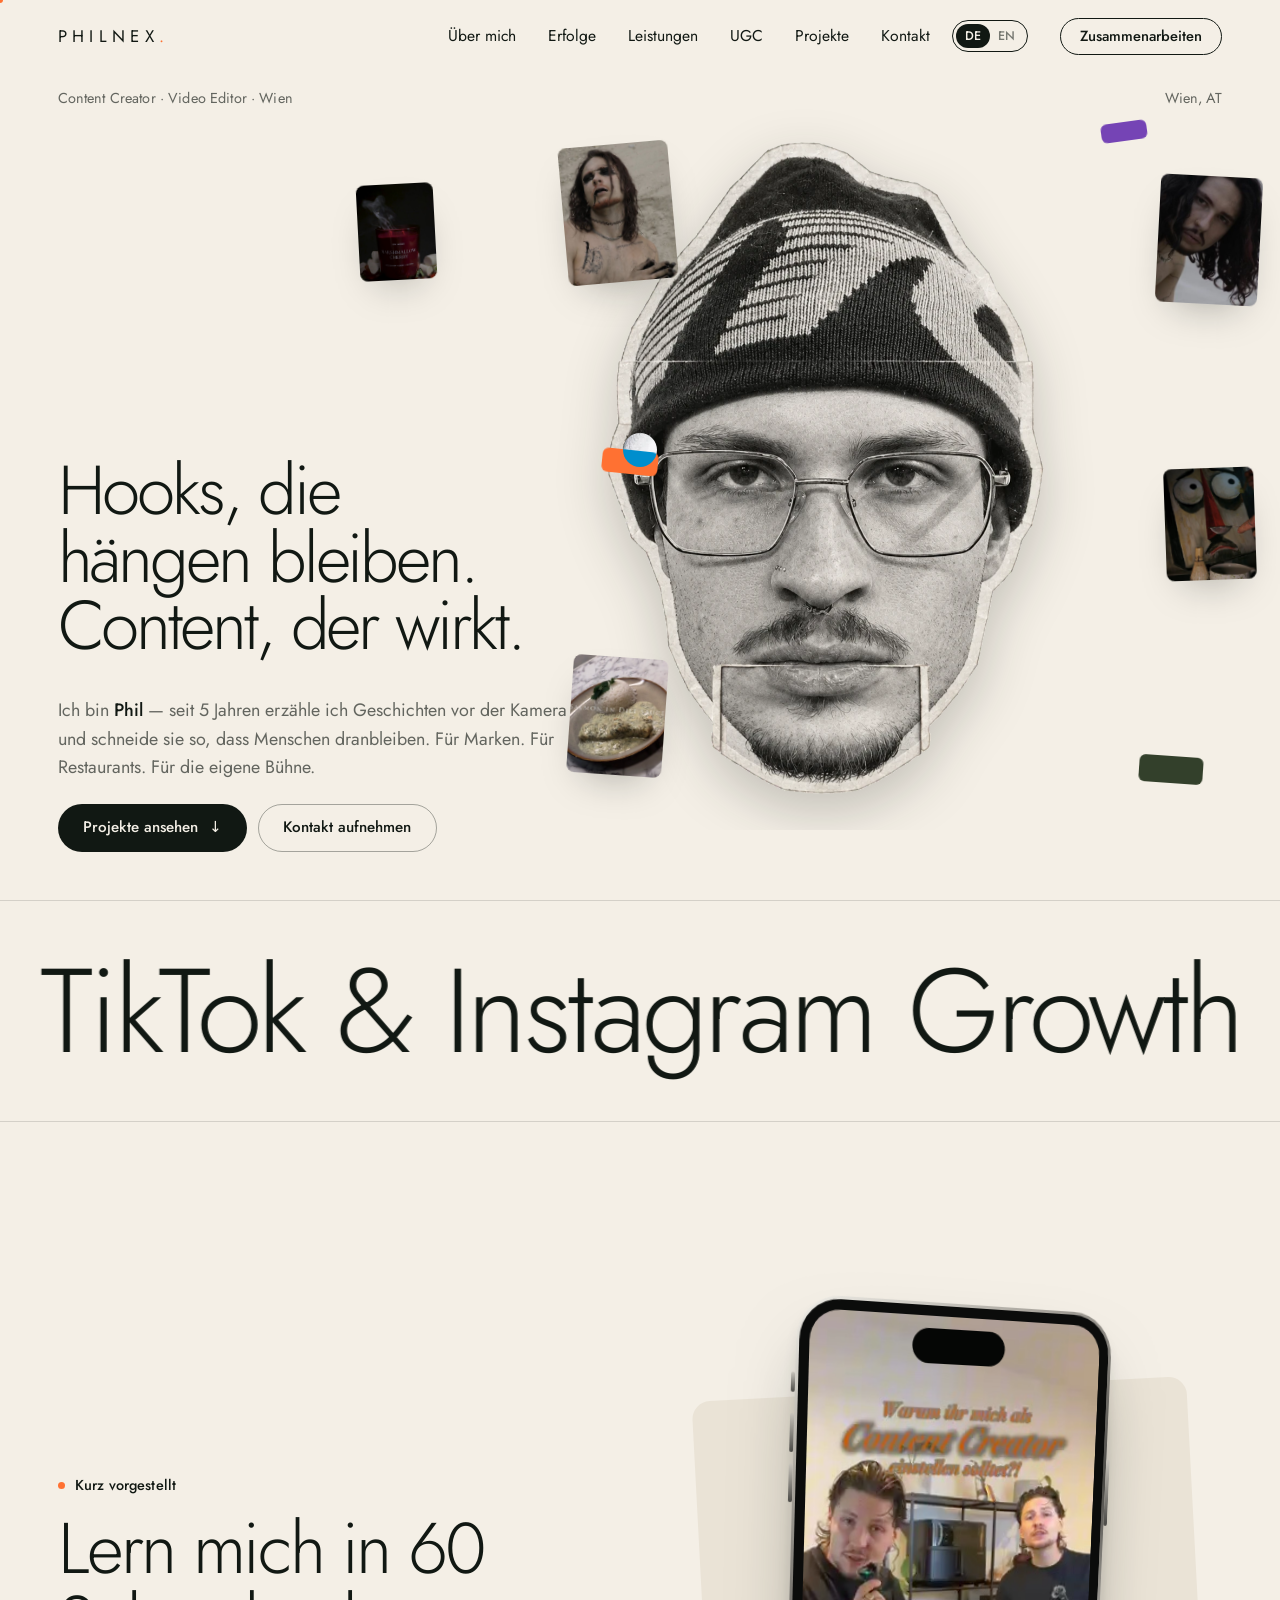
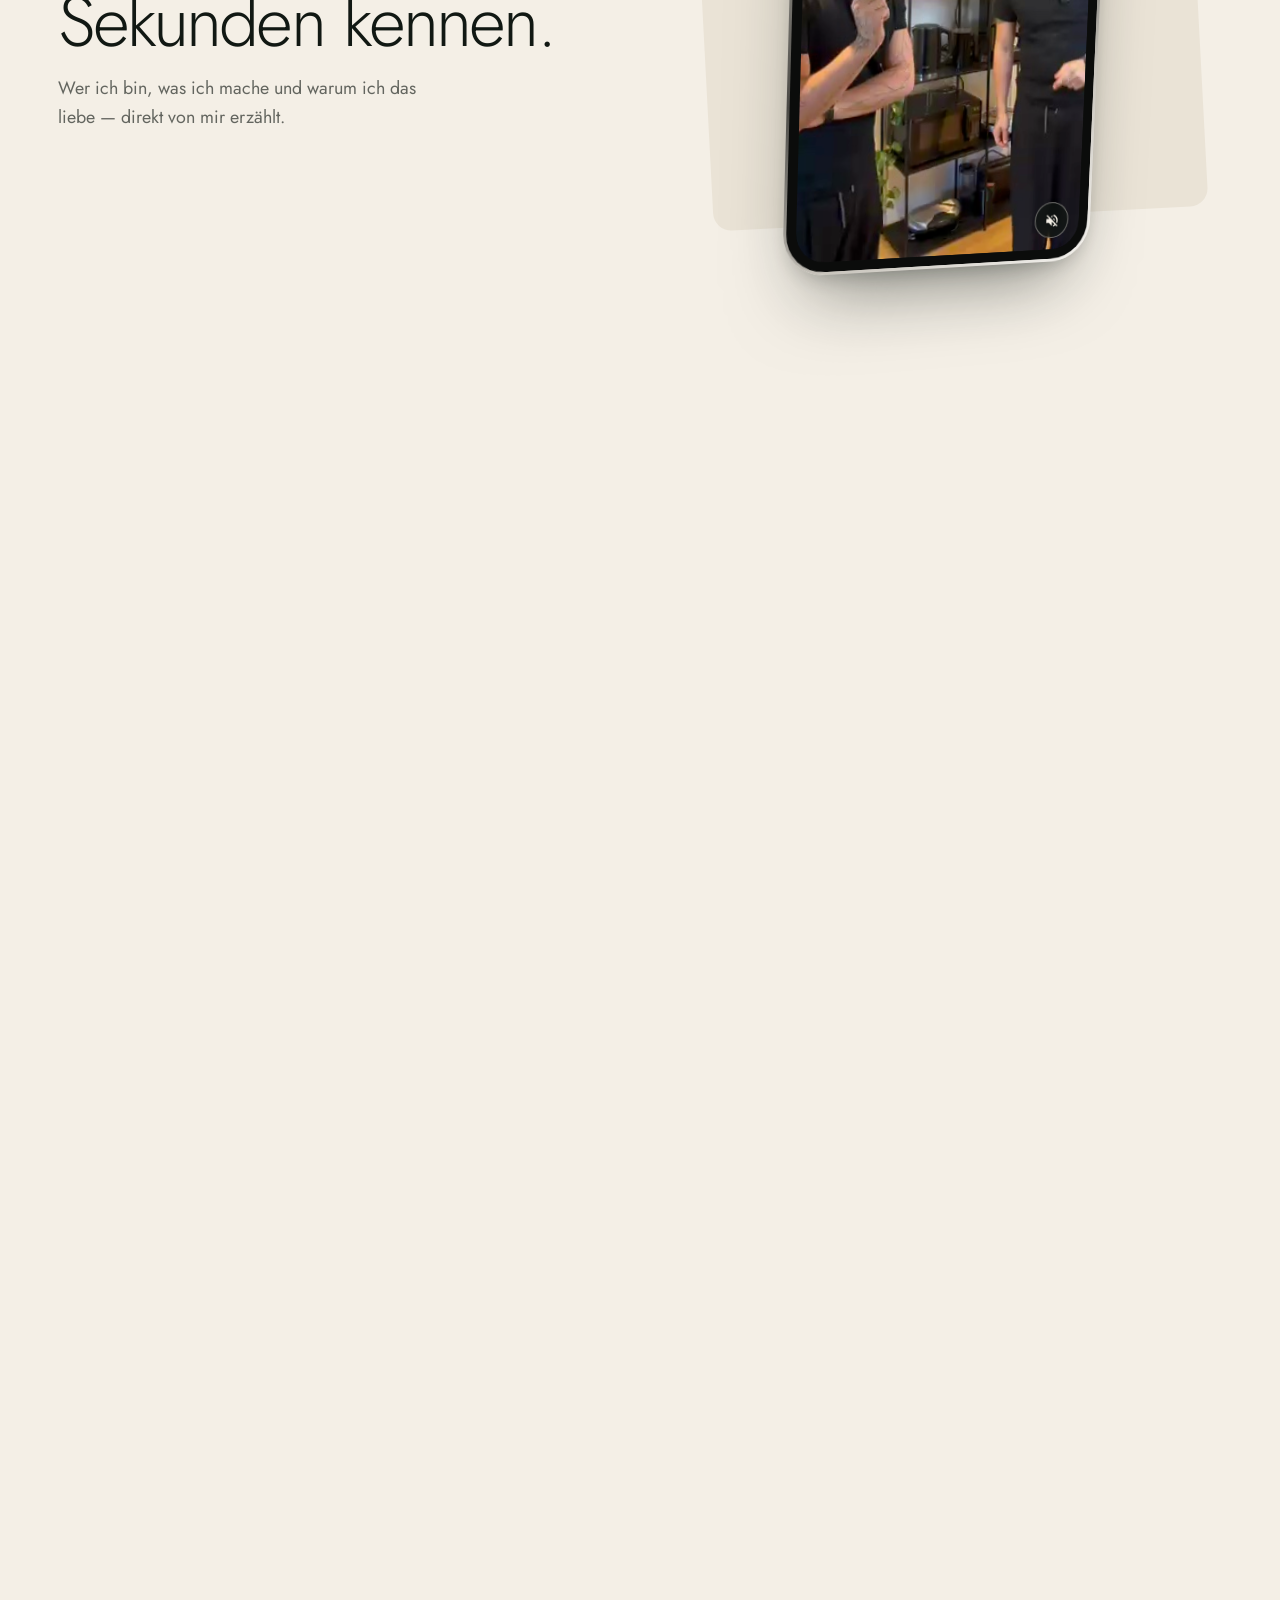
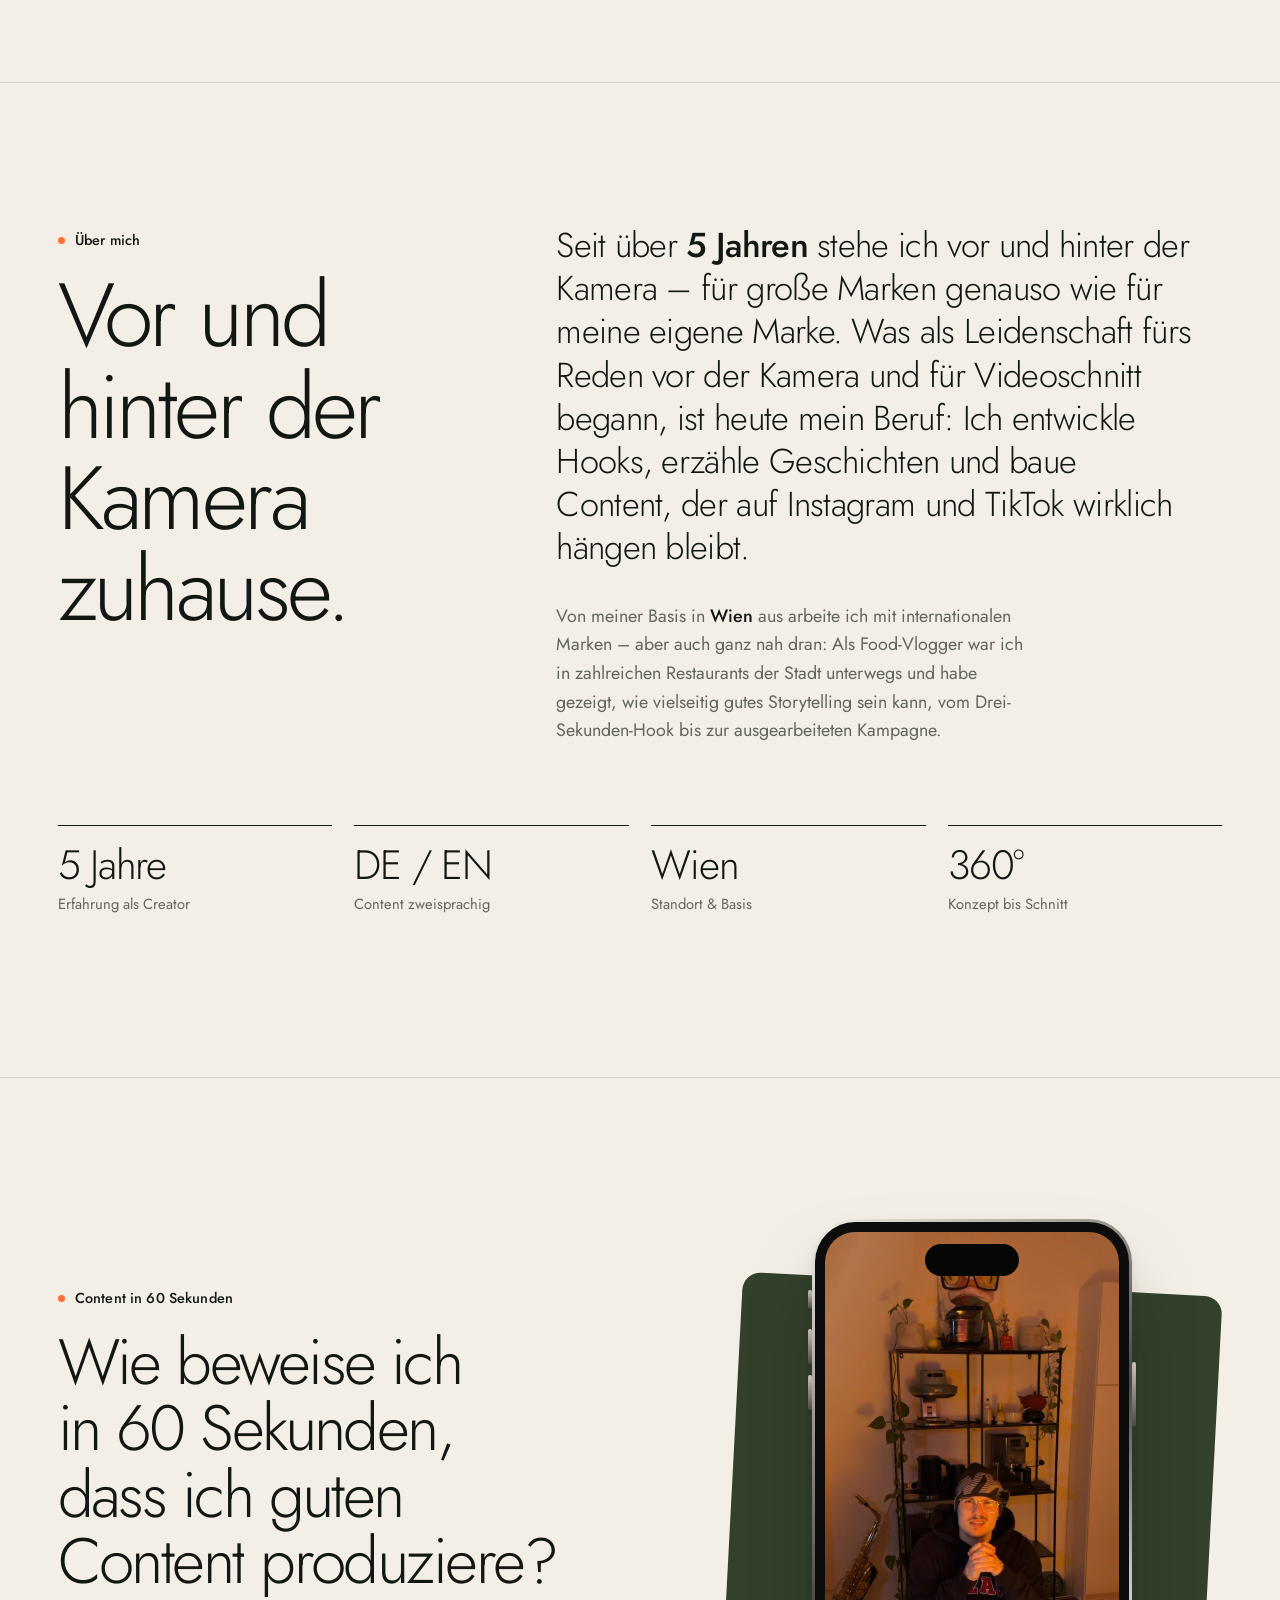
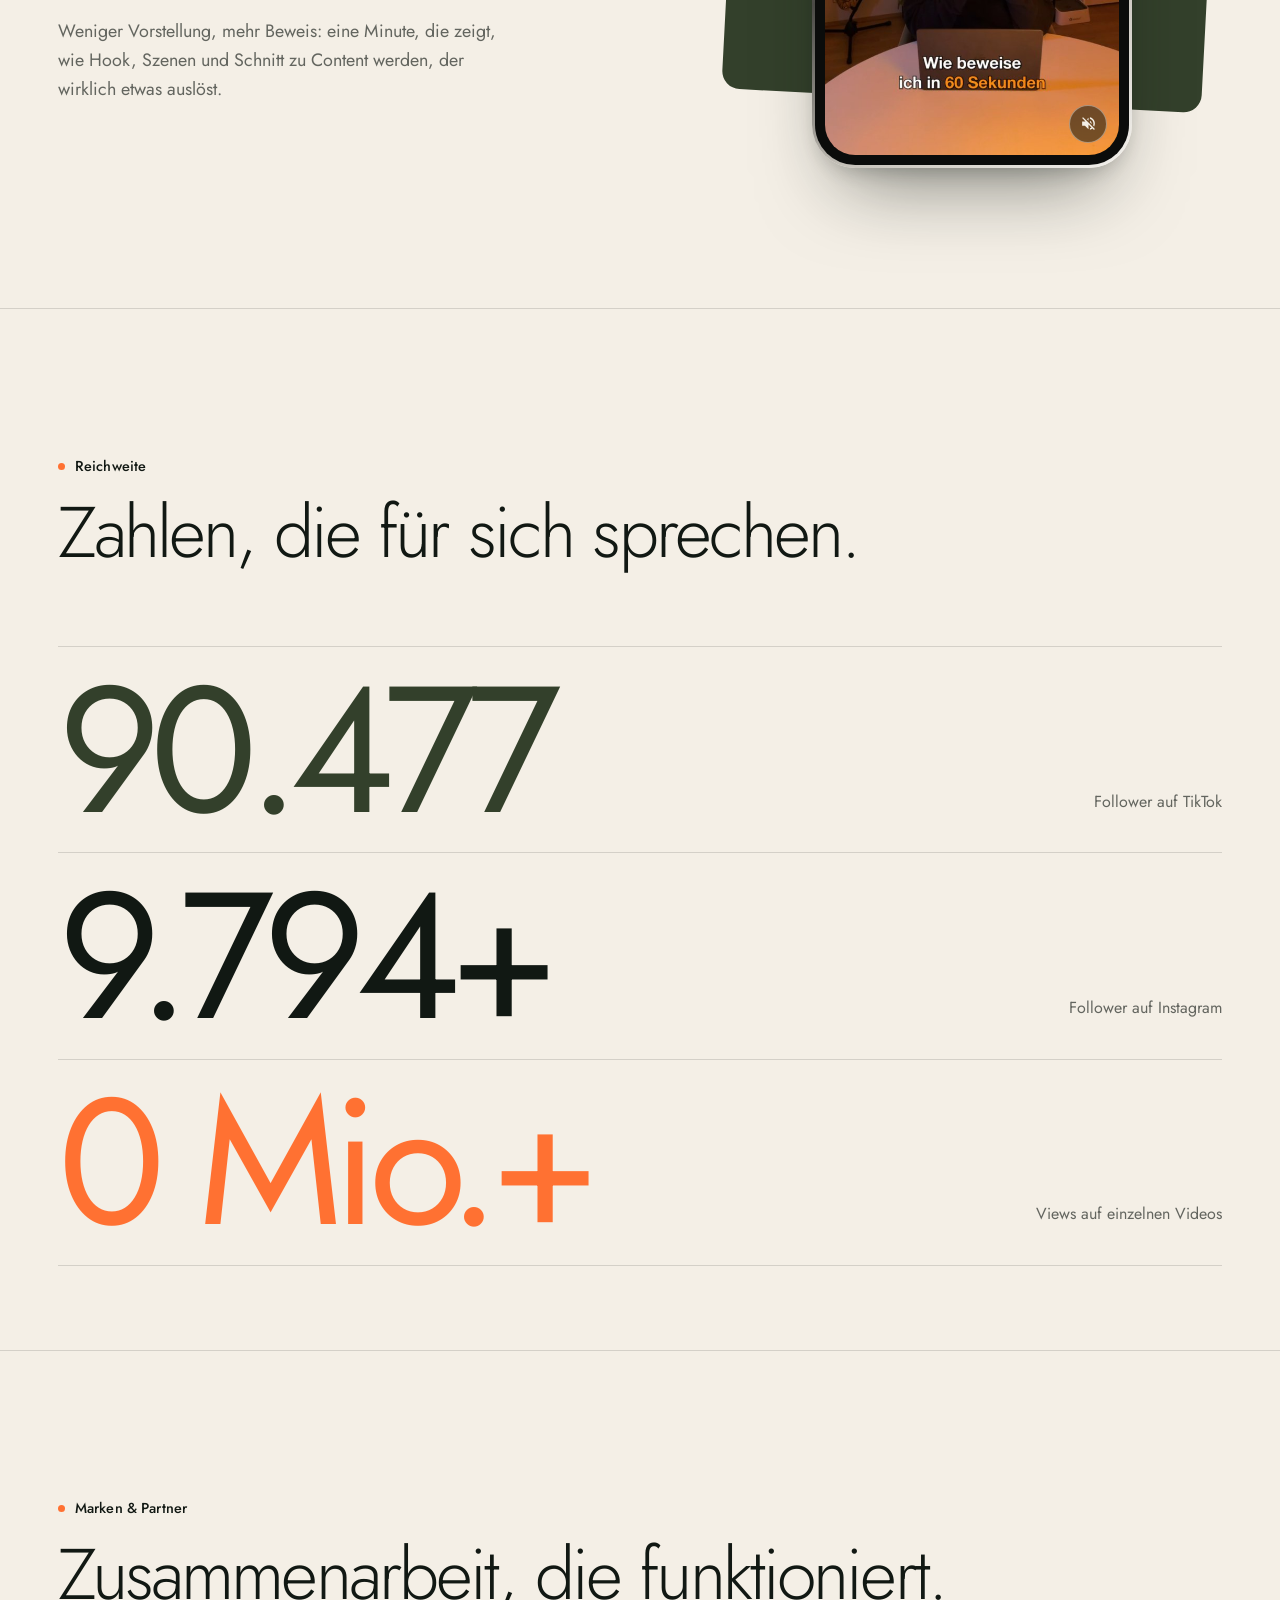
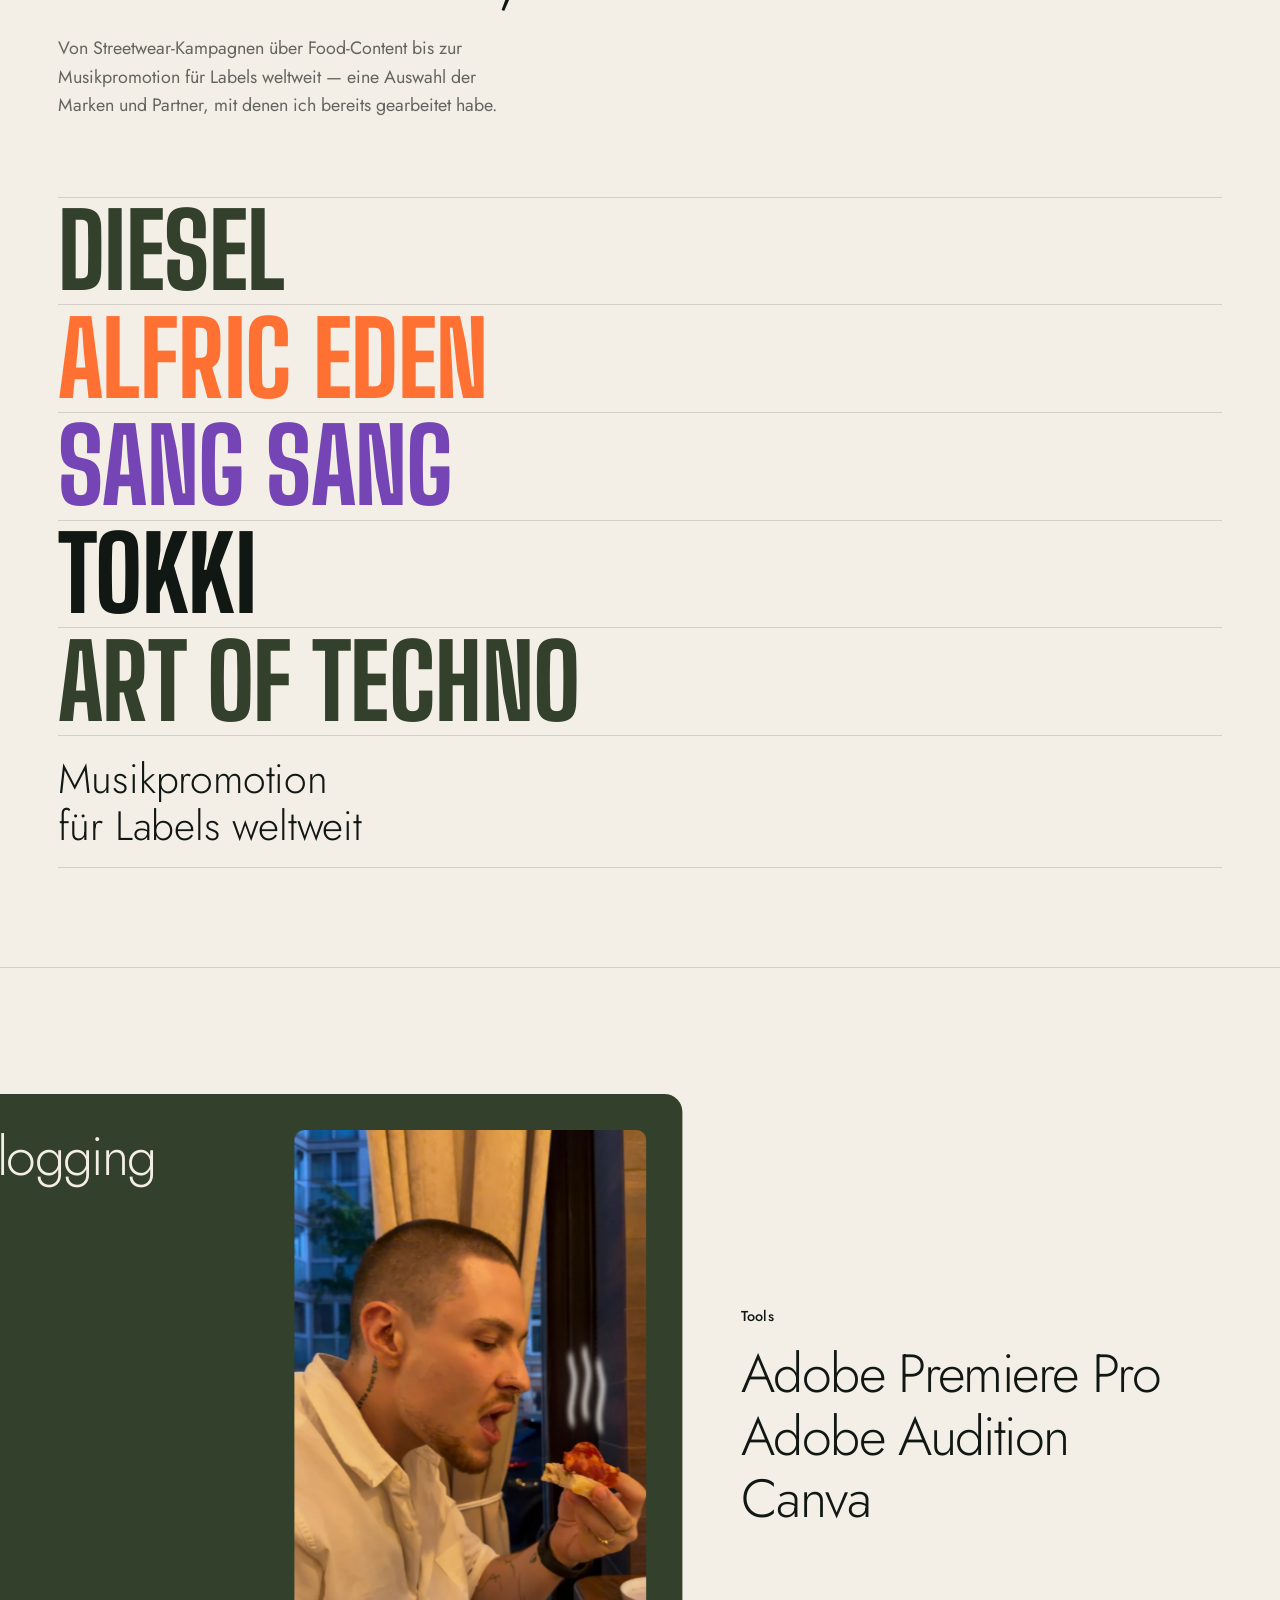
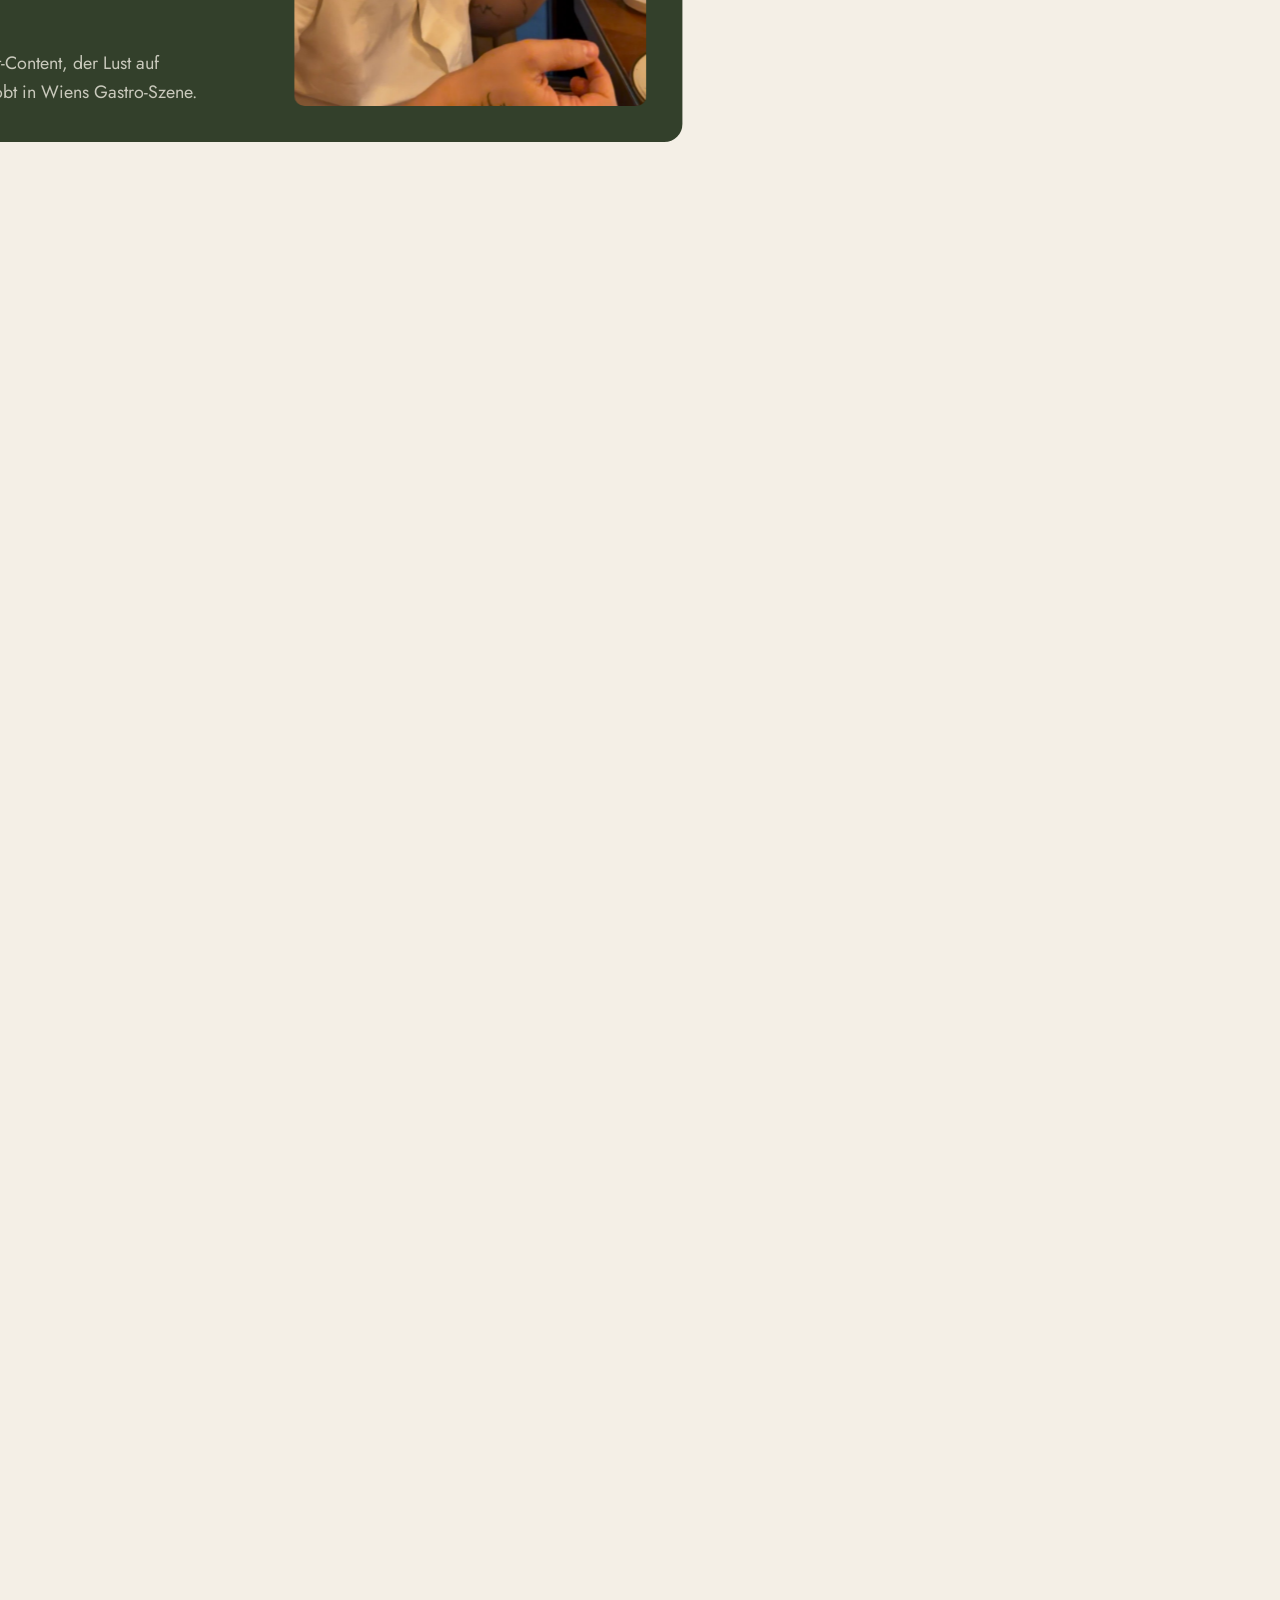
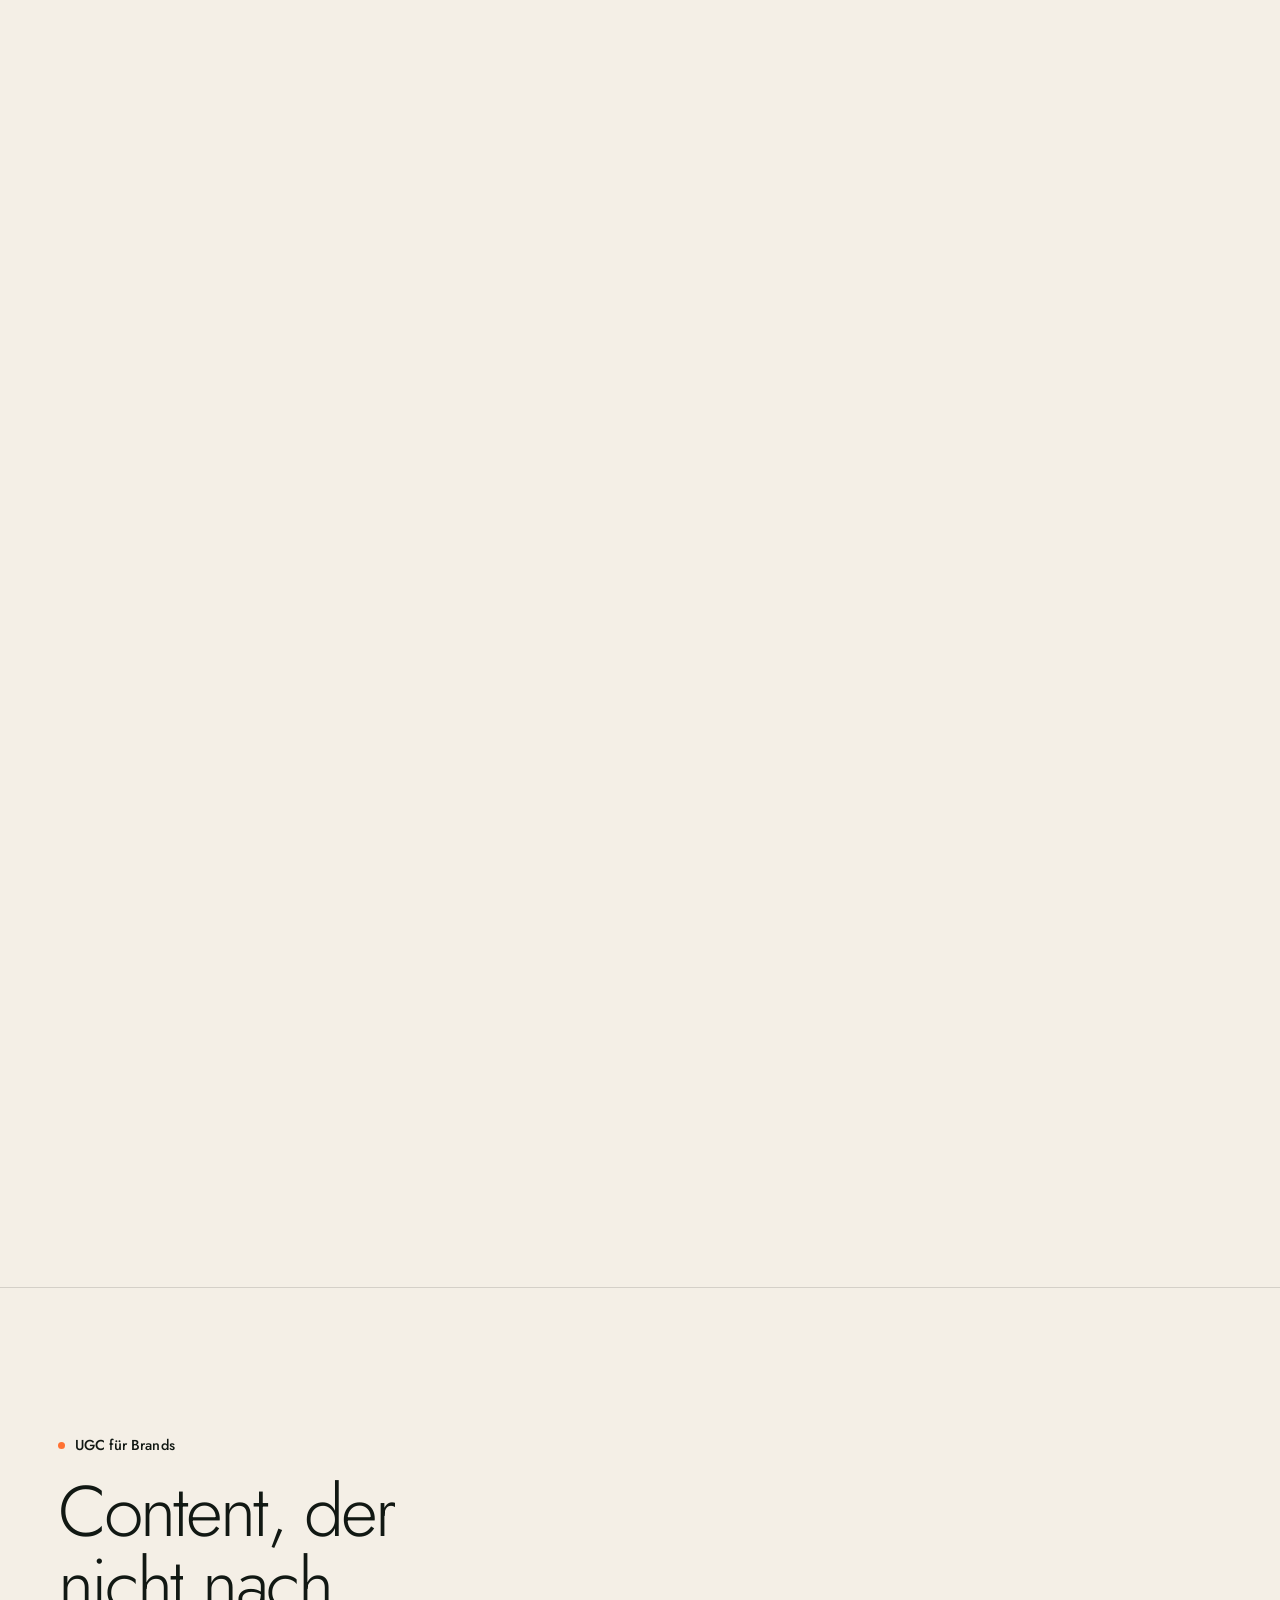
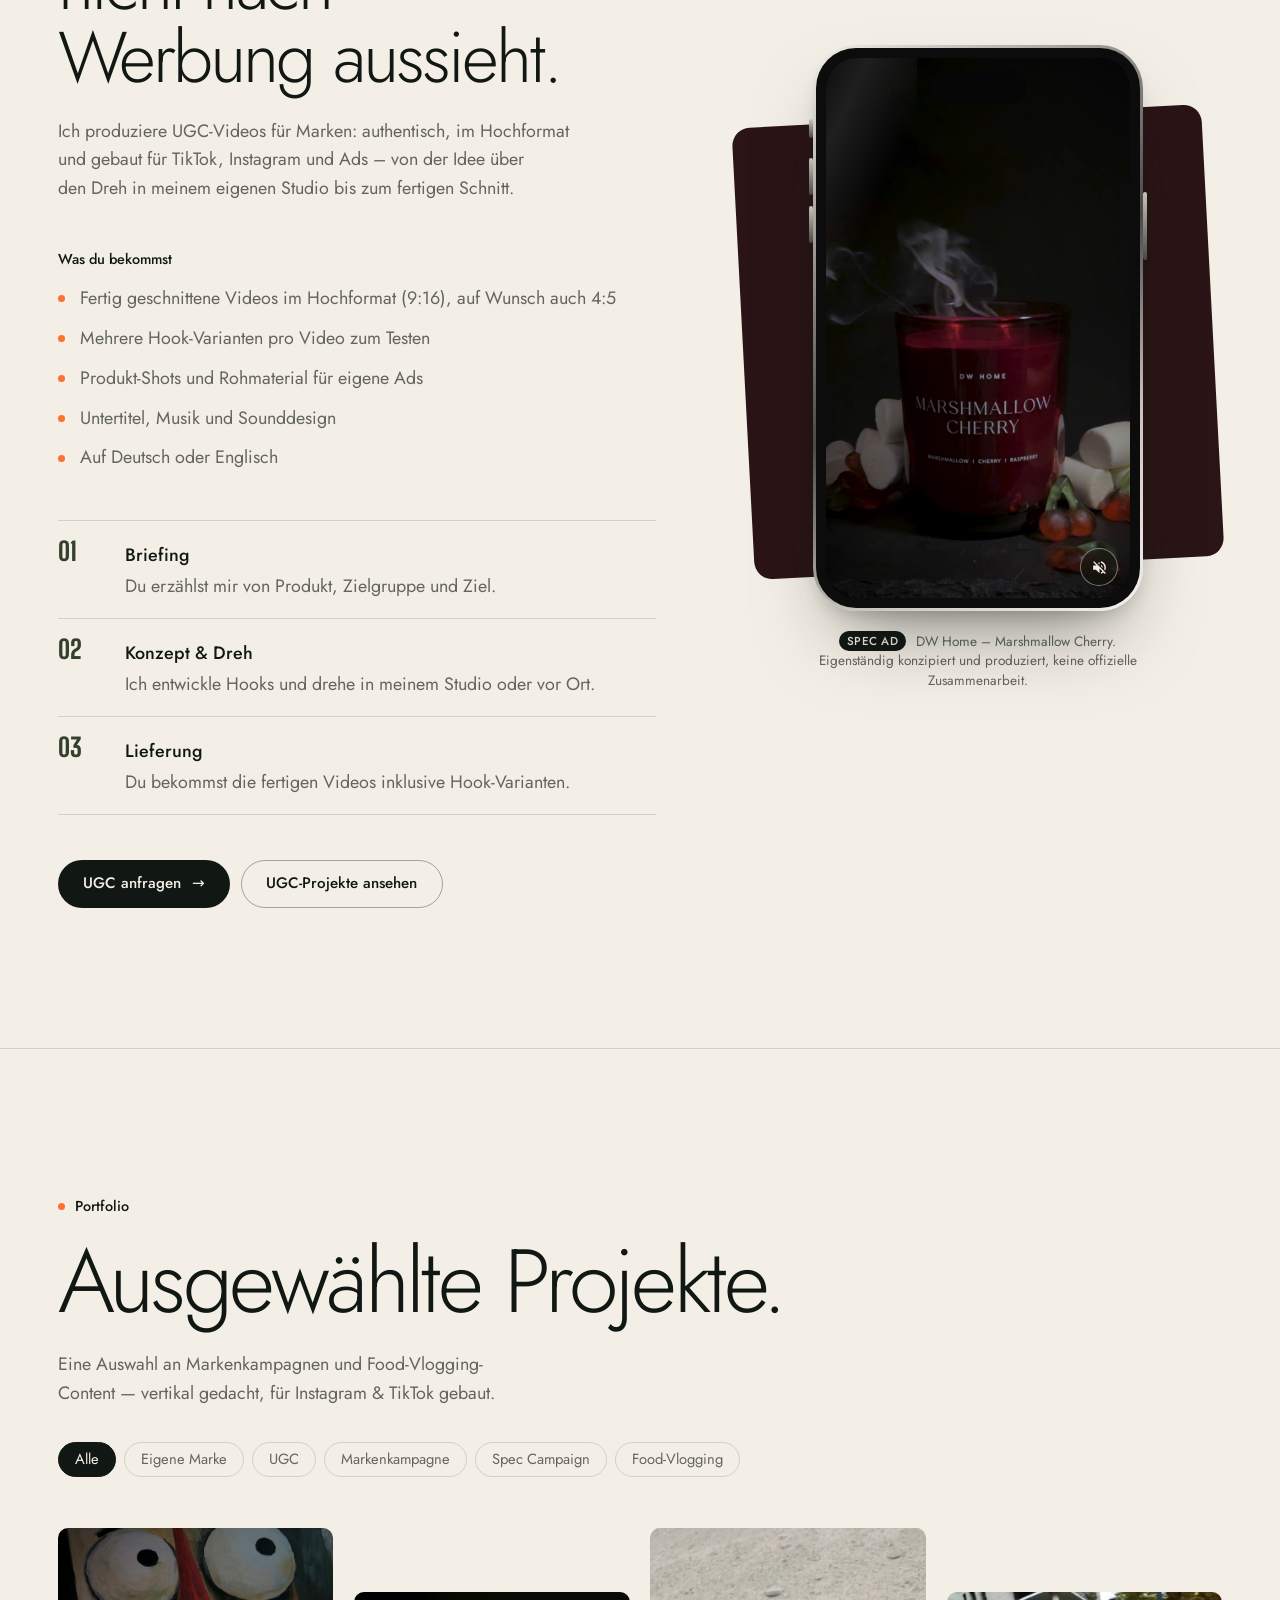
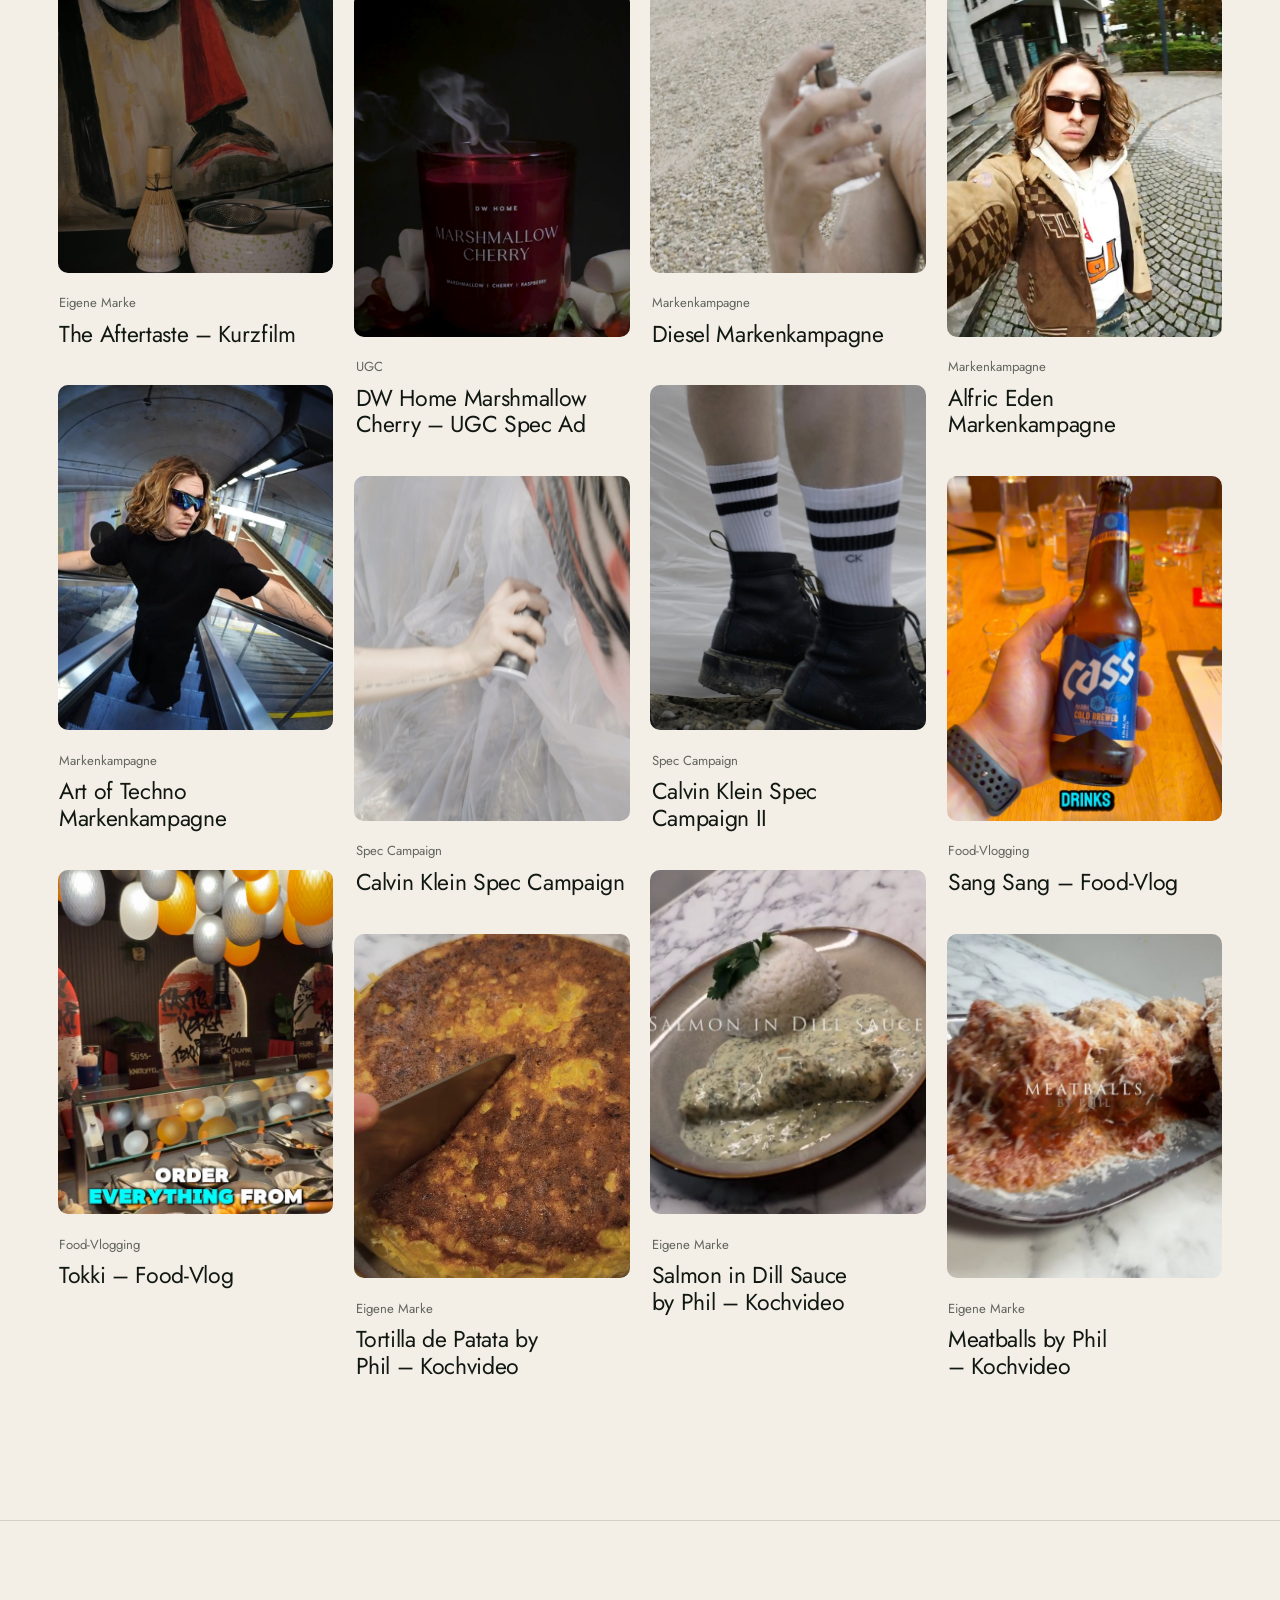
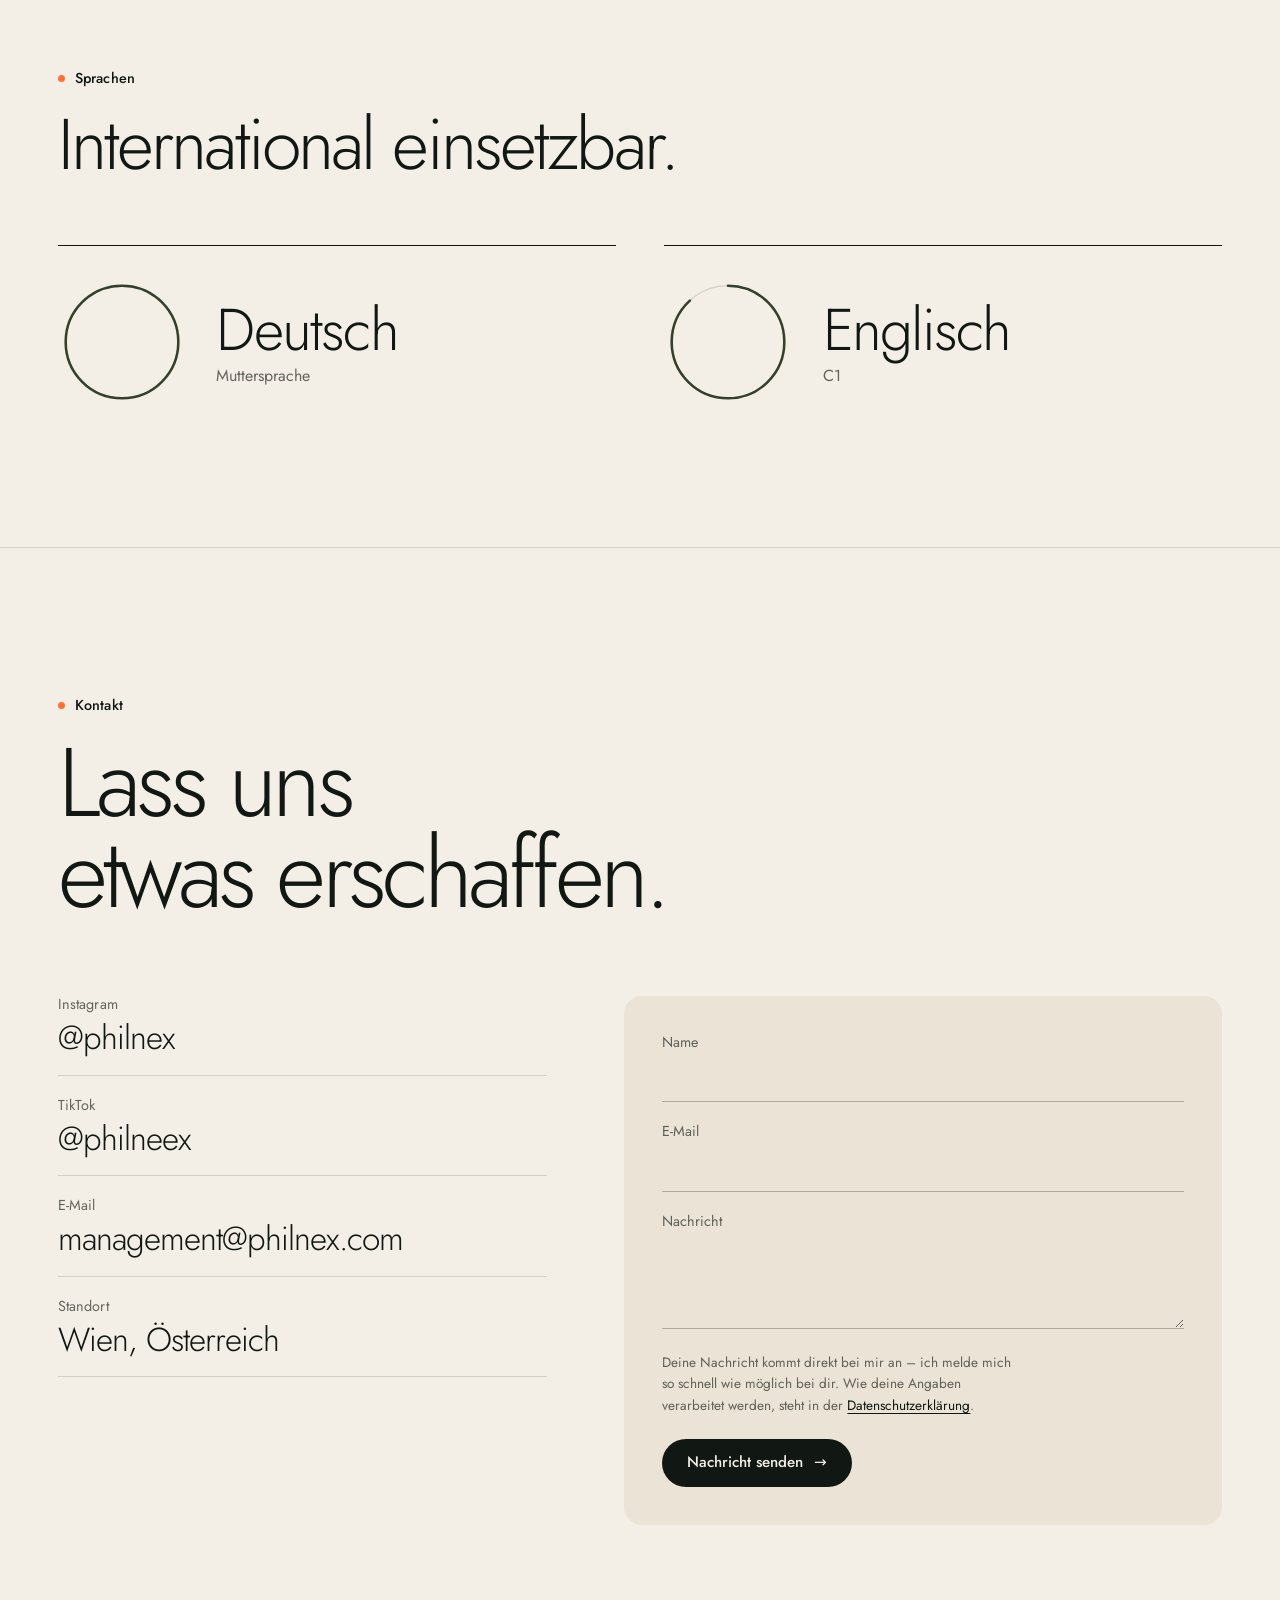
<file: index.html>
<!DOCTYPE html>
<html lang="de" class="is-loading">
<head>
<meta charset="UTF-8">
<meta name="viewport" content="width=device-width, initial-scale=1, viewport-fit=cover">
<title>Phil — Content Creator &amp; Video Editor</title>
<meta name="description" content="Phil ist Content Creator &amp; Video Editor aus Wien. 5 Jahre Erfahrung mit Hooks, Storytelling und Video-Content für Marken auf Instagram &amp; TikTok.">
<meta name="theme-color" content="#F4EFE6">
<meta property="og:title" content="Phil — Content Creator & Video Editor">
<meta property="og:description" content="Content Creator &amp; Video Editor aus Wien. Hooks, Storytelling und Video-Content, der hängen bleibt.">
<meta property="og:type" content="website">
<link rel="icon" href="data:image/svg+xml,%3Csvg xmlns='http://www.w3.org/2000/svg' viewBox='0 0 64 64'%3E%3Crect width='64' height='64' fill='%23111813'/%3E%3Ctext x='30' y='45' font-family='Georgia,serif' font-size='40' fill='%23DCD5C6' text-anchor='middle'%3EP%3C/text%3E%3Ccircle cx='47' cy='44' r='4.5' fill='%23FF7132'/%3E%3C/svg%3E">
<script>
  document.documentElement.classList.add('js');
  setTimeout(function () { if (!window.__ready) document.documentElement.classList.add('force-show'); }, 7000);
</script>
<link rel="preload" href="assets/fonts/Jost-Variable.ttf" as="font" type="font/ttf" crossorigin>
<link rel="stylesheet" href="css/style.css">
</head>
<body>

<!-- Preloader -->
<div class="loader" id="loader" aria-hidden="true">
  <div class="loader__word"><span>P</span><span>H</span><span>I</span><span>L</span><span>N</span><span>E</span><span>X</span><span class="loader__dot">.</span></div>
  <div class="loader__count"><b id="loaderCount">0</b>%</div>
</div>

<div class="grain" aria-hidden="true"></div>
<div class="cursor" id="cursor" aria-hidden="true"><span class="cursor__label" id="cursorLabel"></span></div>
<div class="cursor-dot" id="cursorDot" aria-hidden="true"></div>
<div class="progress" id="progress" aria-hidden="true"></div>

<!-- Navigation -->
<header class="nav" id="nav">
  <a class="nav__brand" href="#top" aria-label="PHILNEX – nach oben">PHILNEX<span>.</span></a>
  <ul class="nav__links">
    <li><a href="#ueber-mich">Über mich</a></li>
    <li><a href="#erfolge">Erfolge</a></li>
    <li><a href="#leistungen">Leistungen</a></li>
    <li><a href="#ugc">UGC</a></li>
    <li><a href="#projekte">Projekte</a></li>
    <li><a href="#kontakt">Kontakt</a></li>
  </ul>
  <div class="lang-switch" role="group" aria-label="Sprache / Language"><button type="button" data-lang="de" aria-pressed="true">DE</button><button type="button" data-lang="en" aria-pressed="false">EN</button></div>
  <a class="nav__cta" href="#kontakt" data-magnetic>Zusammenarbeiten</a>
  <button class="nav__toggle" id="menuBtn" type="button" aria-expanded="false" aria-controls="menu" aria-label="Menü öffnen">
    <span></span><span></span>
  </button>
</header>

<div class="menu" id="menu" aria-hidden="true">
  <nav class="menu__list" aria-label="Hauptmenü">
    <a href="#ueber-mich" data-menu-link="about"><span class="menu__dot"></span>Über mich</a>
    <a href="#erfolge" data-menu-link="about2"><span class="menu__dot"></span>Erfolge</a>
    <a href="#marken" data-menu-link="brands"><span class="menu__dot"></span>Marken</a>
    <a href="#leistungen" data-menu-link="services"><span class="menu__dot"></span>Leistungen</a>
    <a href="#ugc" data-menu-link="ugc"><span class="menu__dot"></span>UGC</a>
    <a href="#projekte" data-menu-link="work"><span class="menu__dot"></span>Projekte</a>
    <a href="#kontakt" data-menu-link="contact"><span class="menu__dot"></span>Kontakt</a>
  </nav>
  <p class="menu__contact">management@philnex.com<br>Wien, Österreich</p>
</div>

<main>

<!-- ============ HERO ============ -->
<section class="hero" id="top" data-theme="dark">
  <div class="hero__layers" aria-hidden="true">
    <svg class="hero__swoosh" viewBox="0 0 900 520" preserveAspectRatio="none"><path d="M0 520 L0 300 C140 190 300 170 450 250 C590 325 700 300 900 170 L900 520Z"/></svg>
  </div>

  <p class="hero__eyebrow label reveal-hero">Content Creator · Video Editor · Wien</p>

  <div class="hero__photo" id="heroPhoto" data-cursor="Klick mich">
    <div class="hero__orbit" aria-hidden="true">
      <i class="o o1"></i><i class="o o2"><b></b></i><i class="o o3"></i>
    </div>
    <div class="hero__photo-in" data-speed="-.05">
      <img class="head" src="assets/perfil/phil-puppet.webp" alt="Portrait von Phil" width="1175" height="1338" fetchpriority="high">
      <i class="cav" aria-hidden="true"></i>
      <img class="jaw" src="assets/perfil/phil-puppet.webp" alt="" aria-hidden="true">
    </div>
  </div>
  <span class="hero__tag reveal-hero">Wien, AT</span>

  <div class="hero__tiles" aria-hidden="true">
    <span class="tile tile--a"><img src="assets/hero/fly-diesel-01.jpg" alt="" loading="eager"></span>
    <span class="tile tile--b"><img src="assets/hero/fly-ck-02.jpg" alt=""></span>
    <span class="tile tile--c"><img src="assets/hero/fly-aftertaste-01.jpg" alt=""></span>
    <span class="tile tile--d"><img src="assets/proyectos/salmon-dill-kochvideo-01-poster.jpg" alt=""></span>
    <span class="tile tile--e"><img src="assets/hero/fly-candle-04.jpg" alt=""></span>
    <i class="chip chip--orange"></i><i class="chip chip--purple"></i><i class="chip chip--forest"></i>
  </div>

  <canvas class="sculpt sculpt--hero" data-shape="0" data-pal="0" aria-hidden="true"></canvas>

  <h1 class="hero__title">
    <span class="mask"><span style="--i:0">Hooks, die</span></span>
    <span class="mask"><span style="--i:1">hängen <em>bleiben.</em></span></span>
    <span class="mask"><span style="--i:2"><i class="t-sans">Content, der</i> wirkt.</span></span>
  </h1>

  <div class="hero__foot">
    <p class="hero__sub reveal-hero">Ich bin <strong>Phil</strong> — seit 5 Jahren erzähle ich Geschichten vor der Kamera und schneide sie so, dass Menschen dranbleiben. Für Marken. Für Restaurants. Für die eigene Bühne.</p>
    <div class="hero__actions reveal-hero">
      <a href="#projekte" class="btn btn--solid" data-magnetic>Projekte ansehen <span class="btn__arrow">↓</span></a>
      <a href="#kontakt" class="btn btn--ghost" data-magnetic>Kontakt aufnehmen</a>
    </div>
  </div>

  <a class="hero__cue reveal-hero" href="#vorstellung" id="cue">Scroll</a>
</section>

<!-- ============ MARQUEE ============ -->
<div class="band" data-theme="dark" aria-hidden="true">
  <div class="band__track" data-dir="-1">
    <div class="band__group">
      <span class="band__item">Content Creation</span><span class="band__star">✦</span>
      <span class="band__item band__item--soft">Hooks &amp; Storytelling</span><span class="band__star">✦</span>
      <span class="band__item">Video Editing</span><span class="band__star">✦</span>
      <span class="band__item band__item--soft">TikTok &amp; Instagram Growth</span><span class="band__star">✦</span>
      <span class="band__item">Food-Vlogging</span><span class="band__star">✦</span>
    </div>
  </div>
</div>

<!-- ============ VORSTELLUNG (Intro-Video im iPhone-Mockup) ============ -->
<section class="phone-sec" id="vorstellung" data-theme="dark" data-menu="intro" style="--sec-bg:#111813">
  <svg class="curve curve--a" viewBox="0 0 1440 140" preserveAspectRatio="none" aria-hidden="true"><path d="M0 140 L0 96 C240 20 520 0 820 40 C1060 72 1260 96 1440 54 L1440 140Z"/></svg>
  <div class="phone-sec__stage">
    <div class="phone-sec__art" aria-hidden="true">
      <div class="phone-sec__disc"></div>
      <svg class="phone-sec__swoosh" viewBox="0 0 800 700" preserveAspectRatio="none"><path d="M800 0 C 700 200 540 260 420 400 C 300 540 160 560 0 700 L800 700Z"/></svg>
    </div>

    <div class="phone-sec__text">
      <p class="label reveal">Kurz vorgestellt</p>
      <h2 class="h2 split"><i class="t-sans">Lern mich in</i> 60 Sekunden <em>kennen.</em></h2>
      <p class="phone-sec__p reveal">Wer ich bin, was ich mache und warum ich das liebe — direkt von mir erzählt.</p>
    </div>

    <div class="phone-wrap">
      <canvas class="sculpt sculpt--phone" data-shape="2" data-pal="2" aria-hidden="true"></canvas>
      <div class="phone" id="phone">
        <i class="phone__btn phone__btn--power"></i>
        <i class="phone__btn phone__btn--v1"></i>
        <i class="phone__btn phone__btn--v2"></i>
        <i class="phone__btn phone__btn--v3"></i>
        <div class="phone__body">
          <div class="phone__screen">
            <i class="phone__island"></i>
            <i class="phone__flash"></i>
            <video id="introVideo" src="assets/perfil/phil-intro.mp4" poster="assets/perfil/phil-intro-poster.jpg" width="2160" height="3840" muted loop playsinline webkit-playsinline autoplay preload="auto" aria-label="Vorstellungsvideo von Phil"></video>
            <i class="phone__sheen"></i>
            <button class="phone__mute" id="muteToggle" type="button" aria-label="Ton einschalten" aria-pressed="false">
              <svg class="i-off" viewBox="0 0 24 24" aria-hidden="true"><path d="M16.5 12c0-1.77-1.02-3.29-2.5-4.03v2.21l2.45 2.45c.03-.2.05-.42.05-.63zm2.5 0c0 .94-.2 1.82-.54 2.64l1.51 1.51C20.63 14.91 21 13.5 21 12c0-4.28-2.99-7.86-7-8.77v2.06c2.89.86 5 3.54 5 6.71zM4.27 3L3 4.27 7.73 9H3v6h4l5 5v-6.73l4.25 4.25c-.67.52-1.42.93-2.25 1.18v2.06a8.99 8.99 0 0 0 3.69-1.81L19.73 21 21 19.73l-9-9L4.27 3zM12 4L9.91 6.09 12 8.18V4z"/></svg>
              <svg class="i-on" viewBox="0 0 24 24" aria-hidden="true"><path d="M3 9v6h4l5 5V4L7 9H3zm13.5 3c0-1.77-1.02-3.29-2.5-4.03v8.05c1.48-.73 2.5-2.26 2.5-4.02zM14 3.23v2.06c2.89.86 5 3.54 5 6.71s-2.11 5.85-5 6.71v2.06c4.01-.91 7-4.49 7-8.77s-2.99-7.86-7-8.77z"/></svg>
            </button>
          </div>
        </div>
      </div>
    </div>
  </div>
</section>

<!-- ============ ÜBER MICH ============ -->
<section class="about" id="ueber-mich" data-theme="dark" data-menu="about" style="--sec-bg:#33402B">
  <svg class="curve curve--b" viewBox="0 0 1440 140" preserveAspectRatio="none" aria-hidden="true"><path d="M0 140 L0 70 C200 130 360 120 560 70 C820 4 1060 6 1440 92 L1440 140Z"/></svg>
  <canvas class="sculpt sculpt--about" data-shape="1" data-pal="1" aria-hidden="true"></canvas>
  <div class="container about__grid">
    <div class="about__head">
      <p class="label reveal">Über mich</p>
      <h2 class="h2 h2--xl split">Vor und hinter der <em>Kamera</em> zuhause.</h2>
    </div>
    <div class="about__text">
      <p class="about__lead" id="lead">Seit über <strong>5 Jahren</strong> stehe ich vor und hinter der Kamera – für große Marken genauso wie für meine eigene Marke. Was als Leidenschaft fürs Reden vor der Kamera und für Videoschnitt begann, ist heute mein Beruf: Ich entwickle Hooks, erzähle Geschichten und baue Content, der auf Instagram und TikTok wirklich hängen bleibt.</p>
      <p class="about__body reveal">Von meiner Basis in <strong>Wien</strong> aus arbeite ich mit internationalen Marken – aber auch ganz nah dran: Als Food-Vlogger war ich in zahlreichen Restaurants der Stadt unterwegs und habe gezeigt, wie vielseitig gutes Storytelling sein kann, vom Drei-Sekunden-Hook bis zur ausgearbeiteten Kampagne.</p>
    </div>
    <dl class="facts reveal">
      <div><dt>5 Jahre</dt><dd>Erfahrung als Creator</dd></div>
      <div><dt>DE / EN</dt><dd>Content zweisprachig</dd></div>
      <div><dt>Wien</dt><dd>Standort &amp; Basis</dd></div>
      <div><dt>360°</dt><dd>Konzept bis Schnitt</dd></div>
    </dl>
  </div>
</section>

<!-- ============ CONTENT IN 60 SEKUNDEN ============ -->
<section class="proof" id="content-60" data-theme="dark" data-menu="about" style="--sec-bg:#111813">
  <svg class="curve curve--a" viewBox="0 0 1440 140" preserveAspectRatio="none" aria-hidden="true"><path d="M0 140 L0 96 C240 20 520 0 820 40 C1060 72 1260 96 1440 54 L1440 140Z"/></svg>
  <div class="container proof__grid">
    <div class="proof__text">
      <p class="label reveal">Content in 60 Sekunden</p>
      <h2 class="h2 split">Wie beweise ich in 60 Sekunden, dass ich guten <em>Content</em> produziere?</h2>
      <p class="proof__p reveal">Weniger Vorstellung, mehr Beweis: eine Minute, die zeigt, wie Hook, Szenen und Schnitt zu Content werden, der wirklich etwas auslöst.</p>
    </div>
    <div class="proof__phone reveal">
      <div class="phone phone--static is-on">
        <i class="phone__btn phone__btn--power"></i>
        <i class="phone__btn phone__btn--v1"></i>
        <i class="phone__btn phone__btn--v2"></i>
        <i class="phone__btn phone__btn--v3"></i>
        <div class="phone__body">
          <div class="phone__screen">
            <i class="phone__island"></i>
            <video id="proofVideo" src="assets/perfil/content-in-60-sekunden.mp4" poster="assets/perfil/content-in-60-sekunden-poster.jpg" width="720" height="1280" muted loop playsinline webkit-playsinline preload="metadata" aria-label="Video: Wie beweise ich in 60 Sekunden, dass ich guten Content produziere?"></video>
            <i class="phone__sheen"></i>
            <button class="phone__mute" id="proofMute" type="button" aria-label="Ton einschalten" aria-pressed="false">
                          <svg class="i-off" viewBox="0 0 24 24" aria-hidden="true"><path d="M16.5 12c0-1.77-1.02-3.29-2.5-4.03v2.21l2.45 2.45c.03-.2.05-.42.05-.63zm2.5 0c0 .94-.2 1.82-.54 2.64l1.51 1.51C20.63 14.91 21 13.5 21 12c0-4.28-2.99-7.86-7-8.77v2.06c2.89.86 5 3.54 5 6.71zM4.27 3L3 4.27 7.73 9H3v6h4l5 5v-6.73l4.25 4.25c-.67.52-1.42.93-2.25 1.18v2.06a8.99 8.99 0 0 0 3.69-1.81L19.73 21 21 19.73l-9-9L4.27 3zM12 4L9.91 6.09 12 8.18V4z"/></svg>
                          <svg class="i-on" viewBox="0 0 24 24" aria-hidden="true"><path d="M3 9v6h4l5 5V4L7 9H3zm13.5 3c0-1.77-1.02-3.29-2.5-4.03v8.05c1.48-.73 2.5-2.26 2.5-4.02zM14 3.23v2.06c2.89.86 5 3.54 5 6.71s-2.11 5.85-5 6.71v2.06c4.01-.91 7-4.49 7-8.77s-2.99-7.86-7-8.77z"/></svg>
                        </button>
          </div>
        </div>
      </div>
    </div>
  </div>
</section>

<!-- ============ REICHWEITE / ERFOLGE ============ -->
<section class="stats" id="erfolge" data-theme="dark" data-menu="about2" style="--sec-bg:#111813">
  <svg class="curve curve--c" viewBox="0 0 1440 140" preserveAspectRatio="none" aria-hidden="true"><path d="M0 140 L0 34 C260 120 520 130 760 74 C1000 18 1220 18 1440 78 L1440 140Z"/></svg>
  <div class="container stats__head">
    <p class="label reveal">Reichweite</p>
    <h2 class="h2 split">Zahlen, <i class="t-sans">die für</i> <em>sich sprechen.</em></h2>
  </div>
  <div class="stats__list">
    <div class="stat" data-shift="1">
      <span class="stat__n"><b data-count="90500">90.500</b></span>
      <p class="stat__l reveal">Follower auf TikTok</p>
    </div>
    <div class="stat" data-shift="-1">
      <span class="stat__n"><b data-count="9800" data-suffix="+">9.800+</b></span>
      <p class="stat__l reveal">Follower auf Instagram</p>
    </div>
    <div class="stat" data-shift="1">
      <span class="stat__n"><b data-count="1" data-suffix=" Mio.+">1 Mio.+</b></span>
      <p class="stat__l reveal">Views auf einzelnen Videos</p>
    </div>
  </div>
</section>

<!-- ============ MARKEN & PARTNER ============ -->
<section class="brands" id="marken" data-theme="dark" data-menu="brands" style="--sec-bg:#33402B">
  <svg class="curve curve--a" viewBox="0 0 1440 140" preserveAspectRatio="none" aria-hidden="true"><path d="M0 140 L0 96 C240 20 520 0 820 40 C1060 72 1260 96 1440 54 L1440 140Z"/></svg>
  <div class="container brands__head">
    <p class="label reveal">Marken &amp; Partner</p>
    <h2 class="h2 split">Zusammenarbeit, <em>die funktioniert.</em></h2>
    <p class="lede reveal">Von Streetwear-Kampagnen über Food-Content bis zur Musikpromotion für Labels weltweit — eine Auswahl der Marken und Partner, mit denen ich bereits gearbeitet habe.</p>
  </div>
  <ul class="brands__list">
    <li class="brand" data-shift="1"><span class="brand__name">Diesel</span></li>
    <li class="brand" data-shift="1"><span class="brand__name">Alfric Eden</span></li>
    <li class="brand" data-shift="1"><span class="brand__name">Sang Sang</span></li>
    <li class="brand" data-shift="-1"><span class="brand__name">Tokki</span></li>
    <li class="brand" data-shift="1"><span class="brand__name">Art of Techno</span></li>
    <li class="brand brand--soft" data-shift="1"><span class="brand__name">Musikpromotion<br>für Labels weltweit</span></li>
  </ul>
  <div class="peek" id="peek" aria-hidden="true"><video muted loop playsinline preload="none"></video></div>
</section>

<!-- ============ LEISTUNGEN (horizontal) ============ -->
<section class="services" id="leistungen" data-theme="dark" data-menu="services" style="--sec-bg:#111813">
  <svg class="curve curve--b" viewBox="0 0 1440 140" preserveAspectRatio="none" aria-hidden="true"><path d="M0 140 L0 70 C200 130 360 120 560 70 C820 4 1060 6 1440 92 L1440 140Z"/></svg>
  <div class="services__stage">
    <div class="services__track" id="servicesTrack">

      <div class="panel panel--intro">
        <p class="label">Leistungen</p>
        <h2 class="h2">Was ich für dich <em>übernehme.</em></h2>
        <span class="panel__hint" aria-hidden="true">→</span>
      </div>

      <article class="panel panel--forest">
        <div class="panel__txt">
          <h3>Content Creation</h3>
          <p>Von der Idee bis zum fertigen Clip — Konzept, Dreh und Umsetzung aus einer Hand.</p>
        </div>
        <div class="panel__art">
          <div class="art scene scene--cam" aria-hidden="true">
            <img src="assets/leistungen/diesel-content-creation.jpg" alt="" loading="lazy">
            <span class="vf"><i class="vf__c vf__c--tl"></i><i class="vf__c vf__c--tr"></i><i class="vf__c vf__c--bl"></i><i class="vf__c vf__c--br"></i><i class="vf__x"></i>
              <b class="vf__rec">REC</b><b class="vf__tc" data-tc>00:00:00:00</b><b class="vf__meta">4K · 25 fps · 9:16</b></span>
          </div>
        </div>
      </article>

      <article class="panel panel--orange">
        <div class="panel__txt">
          <h3>Hooks &amp; Storytelling</h3>
          <p>Die ersten drei Sekunden entscheiden. Ich baue Hooks, die zum Weiterschauen zwingen.</p>
        </div>
        <div class="panel__art">
          <div class="art scene scene--hook" aria-hidden="true">
            <div class="story">
              <img class="story__img" src="assets/leistungen/leistung-hooks.jpg" alt="" loading="lazy">
              <span class="story__bars"><i></i><i></i><i></i></span>
              <span class="story__t">0:03</span>
              <span class="story__swipe"><i></i></span>
            </div>
          </div>
        </div>
      </article>

      <article class="panel panel--cream">
        <div class="panel__txt">
          <h3>Video Editing</h3>
          <p>Schnitt, Pacing und Sounddesign mit Adobe Premiere Pro, Adobe Audition &amp; Canva — sauber, rhythmisch, plattformgerecht.</p>
        </div>
        <div class="panel__art">
          <div class="art scene scene--edit" aria-hidden="true">
            <div class="tl">
              <div class="tl__ruler"></div>
              <div class="tl__track tl__track--v2"><i style="--s:8;--w:22"></i><i style="--s:58;--w:16"></i></div>
              <div class="tl__track tl__track--v1"><i style="--s:0;--w:26"></i><i style="--s:27;--w:19"></i><i style="--s:47;--w:31"></i><i style="--s:79;--w:21"></i></div>
              <div class="tl__track tl__track--a1"><i style="--s:0;--w:100"></i></div>
              <div class="tl__track tl__track--a2"><i style="--s:12;--w:44"></i><i style="--s:62;--w:30"></i></div>
              <i class="tl__head"></i>
            </div>
          </div>
        </div>
      </article>

      <article class="panel panel--moss">
        <div class="panel__txt">
          <h3>Instagram &amp; TikTok Growth</h3>
          <p>Strategien, die Reichweite und Community nachhaltig wachsen lassen.</p>
        </div>
        <div class="panel__art">
          <div class="art scene scene--grow" aria-hidden="true">
            <svg class="chart" viewBox="0 0 400 300" preserveAspectRatio="none">
              <g class="chart__grid"><line x1="0" y1="75" x2="400" y2="75"/><line x1="0" y1="150" x2="400" y2="150"/><line x1="0" y1="225" x2="400" y2="225"/></g>
              <path class="chart__area" d="M0 270 C60 262 90 250 130 236 C175 220 200 226 240 190 C285 150 320 120 400 34 L400 300 L0 300Z"/>
              <path class="chart__line" pathLength="1" d="M0 270 C60 262 90 250 130 236 C175 220 200 226 240 190 C285 150 320 120 400 34"/>
            </svg>
            <i class="chart__dot"></i>
            <span class="chart__chip">↑</span>
          </div>
        </div>
      </article>

      <article class="panel panel--coal">
        <div class="panel__txt">
          <h3>Engagement-Strategien</h3>
          <p>Content, der nicht nur angeschaut, sondern kommentiert und geteilt wird.</p>
        </div>
        <div class="panel__art">
          <div class="art scene scene--talk" aria-hidden="true">
            <div class="talk">
              <span class="bub" style="--i:0"><i class="bub__av"></i><i class="bub__l"></i><i class="bub__l s"></i></span>
              <span class="bub bub--r" style="--i:1"><i class="bub__av"></i><i class="bub__l"></i></span>
              <span class="bub" style="--i:2"><i class="bub__av"></i><i class="bub__l"></i><i class="bub__l s"></i></span>
              <span class="bub bub--r" style="--i:3"><i class="bub__av"></i><i class="bub__l s"></i></span>
            </div>
            <span class="hearts"><svg viewBox="0 0 24 24"><path d="M12 21s-7.5-4.6-9.6-9.2C.9 8.4 3 4.5 6.7 4.5c2.1 0 3.6 1.2 5.3 3.1 1.7-1.9 3.2-3.1 5.3-3.1 3.7 0 5.8 3.9 4.3 7.3C19.5 16.4 12 21 12 21z"/></svg><svg viewBox="0 0 24 24"><path d="M12 21s-7.5-4.6-9.6-9.2C.9 8.4 3 4.5 6.7 4.5c2.1 0 3.6 1.2 5.3 3.1 1.7-1.9 3.2-3.1 5.3-3.1 3.7 0 5.8 3.9 4.3 7.3C19.5 16.4 12 21 12 21z"/></svg><svg viewBox="0 0 24 24"><path d="M12 21s-7.5-4.6-9.6-9.2C.9 8.4 3 4.5 6.7 4.5c2.1 0 3.6 1.2 5.3 3.1 1.7-1.9 3.2-3.1 5.3-3.1 3.7 0 5.8 3.9 4.3 7.3C19.5 16.4 12 21 12 21z"/></svg></span>
          </div>
        </div>
      </article>

      <article class="panel panel--forest">
        <div class="panel__txt">
          <h3>Food-Vlogging</h3>
          <p>Nahbarer Restaurant-Content, der Lust auf mehr macht — erprobt in Wiens Gastro-Szene.</p>
        </div>
        <div class="panel__art">
          <div class="art scene scene--food" aria-hidden="true">
            <div class="snap">
              <img src="assets/leistungen/leistung-food.jpg" alt="" loading="lazy">
              <svg class="snap__steam" viewBox="0 0 100 100" preserveAspectRatio="none">
                <path d="M79 53 C77 50 81 47 79 44 C77 41 81 38 79 35"/><path d="M83 52 C81 49 85 46 83 43 C81 40 85 37 83 34"/><path d="M87 54 C85 51 89 48 87 45 C85 42 89 39 87 36"/>
              </svg>
            </div>
          </div>
        </div>
      </article>

      <div class="panel panel--tools">
        <p class="label">Tools</p>
        <ul class="tools"><li>Adobe Premiere Pro</li><li>Adobe Audition</li><li>Canva</li></ul>
      </div>

    </div>
  </div>
</section>

<!-- ============ UGC FÜR BRANDS ============ -->
<section class="ugc" id="ugc" data-theme="dark" data-menu="ugc">
  <div class="container ugc__grid">
    <div class="ugc__text">
      <p class="label reveal">UGC für Brands</p>
      <h2 class="h2 split">Content, der nicht nach Werbung <em>aussieht.</em></h2>
      <p class="lede reveal">Ich produziere UGC-Videos für Marken: authentisch, im Hochformat und gebaut für TikTok, Instagram und Ads – von der Idee über den Dreh in meinem eigenen Studio bis zum fertigen Schnitt.</p>

      <div class="ugc__offer reveal">
        <h3 class="ugc__h">Was du bekommst</h3>
        <ul class="ugc__list">
          <li>Fertig geschnittene Videos im Hochformat (9:16), auf Wunsch auch 4:5</li>
          <li>Mehrere Hook-Varianten pro Video zum Testen</li>
          <li>Produkt-Shots und Rohmaterial für eigene Ads</li>
          <li>Untertitel, Musik und Sounddesign</li>
          <li>Auf Deutsch oder Englisch</li>
        </ul>
      </div>

      <ol class="ugc__steps reveal">
        <li><b>01</b><span><strong>Briefing</strong> Du erzählst mir von Produkt, Zielgruppe und Ziel.</span></li>
        <li><b>02</b><span><strong>Konzept &amp; Dreh</strong> Ich entwickle Hooks und drehe in meinem Studio oder vor Ort.</span></li>
        <li><b>03</b><span><strong>Lieferung</strong> Du bekommst die fertigen Videos inklusive Hook-Varianten.</span></li>
      </ol>

      <div class="ugc__actions reveal">
        <a href="#kontakt" class="btn btn--solid" data-magnetic>UGC anfragen <span class="btn__arrow">→</span></a>
        <a href="#projekte" class="btn btn--ghost" id="ugcShowProjects" data-magnetic>UGC-Projekte ansehen</a>
      </div>
    </div>

    <figure class="ugc__media reveal">
      <div class="phone phone--static is-on">
        <i class="phone__btn phone__btn--power"></i>
        <i class="phone__btn phone__btn--v1"></i>
        <i class="phone__btn phone__btn--v2"></i>
        <i class="phone__btn phone__btn--v3"></i>
        <div class="phone__body">
          <div class="phone__screen">
            <i class="phone__island"></i>
            <video id="ugcVideo" src="assets/ugc/dw-home-candle-ugc-spec.mp4" poster="assets/ugc/dw-home-candle-ugc-spec-poster.jpg" width="720" height="1280" muted loop playsinline webkit-playsinline preload="metadata" aria-label="UGC Spec Ad: DW Home Marshmallow Cherry Kerze"></video>
            <i class="phone__sheen"></i>
            <button class="phone__mute" id="ugcMute" type="button" aria-label="Ton einschalten" aria-pressed="false">
              <svg class="i-off" viewBox="0 0 24 24" aria-hidden="true"><path d="M16.5 12c0-1.77-1.02-3.29-2.5-4.03v2.21l2.45 2.45c.03-.2.05-.42.05-.63zm2.5 0c0 .94-.2 1.82-.54 2.64l1.51 1.51C20.63 14.91 21 13.5 21 12c0-4.28-2.99-7.86-7-8.77v2.06c2.89.86 5 3.54 5 6.71zM4.27 3L3 4.27 7.73 9H3v6h4l5 5v-6.73l4.25 4.25c-.67.52-1.42.93-2.25 1.18v2.06a8.99 8.99 0 0 0 3.69-1.81L19.73 21 21 19.73l-9-9L4.27 3zM12 4L9.91 6.09 12 8.18V4z"/></svg>
              <svg class="i-on" viewBox="0 0 24 24" aria-hidden="true"><path d="M3 9v6h4l5 5V4L7 9H3zm13.5 3c0-1.77-1.02-3.29-2.5-4.03v8.05c1.48-.73 2.5-2.26 2.5-4.02zM14 3.23v2.06c2.89.86 5 3.54 5 6.71s-2.11 5.85-5 6.71v2.06c4.01-.91 7-4.49 7-8.77s-2.99-7.86-7-8.77z"/></svg>
            </button>
          </div>
        </div>
      </div>
      <figcaption class="ugc__caption"><span class="ugc__tag">Spec Ad</span> DW Home – Marshmallow Cherry. Eigenständig konzipiert und produziert, keine offizielle Zusammenarbeit.</figcaption>
    </figure>
  </div>
</section>

<!-- ============ PORTFOLIO / PROJEKTE ============ -->
<section class="work" id="projekte" data-theme="dark" data-menu="work" style="--sec-bg:#111813">
  <svg class="work__line" id="workLine" viewBox="0 0 1000 2600" preserveAspectRatio="none" aria-hidden="true">
    <path id="workPath" d="M-20 140 C 260 60 420 360 520 520 C 640 720 820 560 900 800 C 980 1040 700 1120 520 1260 C 340 1400 120 1500 220 1760 C 320 2020 640 1940 760 2160 C 840 2300 960 2360 1040 2440" />
  </svg>
  <div class="container work__head">
    <p class="label reveal">Portfolio</p>
    <h2 class="h2 h2--xl split">Ausgewählte <em>Projekte.</em></h2>
    <p class="lede reveal">Eine Auswahl an Markenkampagnen und Food-Vlogging-Content — vertikal gedacht, für Instagram &amp; TikTok gebaut.</p>
    <div class="filters reveal" id="filters" role="group" aria-label="Projekte filtern"></div>
  </div>
  <div class="work__cols" id="projectGrid"></div>
</section>

<div class="lightbox" id="lightbox" role="dialog" aria-modal="true" aria-label="Projektvideo">
  <div class="lightbox__inner" id="lightboxInner">
    <button class="lightbox__close" id="lightboxClose" type="button" aria-label="Schließen">✕</button>
    <video id="lightboxVideo" controls playsinline></video>
    <div class="lightbox__meta">
      <strong id="lightboxTitle"></strong>
      <span id="lightboxDesc"></span>
    </div>
  </div>
</div>

<!-- ============ SPRACHEN ============ -->
<section class="langs" id="sprachen" data-theme="dark" data-menu="langs" style="--sec-bg:#33402B">
  <svg class="curve curve--c" viewBox="0 0 1440 140" preserveAspectRatio="none" aria-hidden="true"><path d="M0 140 L0 34 C260 120 520 130 760 74 C1000 18 1220 18 1440 78 L1440 140Z"/></svg>
  <div class="container">
    <p class="label reveal">Sprachen</p>
    <h2 class="h2 split">International <em>einsetzbar.</em></h2>
    <div class="langs__grid">
      <div class="lang" data-level="1">
        <svg class="lang__ring" viewBox="0 0 200 200" aria-hidden="true">
          <circle class="lang__track" cx="100" cy="100" r="88"/><circle class="lang__bar" cx="100" cy="100" r="88"/>
        </svg>
        <div class="lang__txt"><h3>Deutsch</h3><p>Muttersprache</p></div>
      </div>
      <div class="lang" data-level=".88">
        <svg class="lang__ring" viewBox="0 0 200 200" aria-hidden="true">
          <circle class="lang__track" cx="100" cy="100" r="88"/><circle class="lang__bar" cx="100" cy="100" r="88"/>
        </svg>
        <div class="lang__txt"><h3>Englisch</h3><p>C1</p></div>
      </div>
    </div>
  </div>
</section>

<!-- ============ KONTAKT ============ -->
<section class="contact" id="kontakt" data-theme="dark" data-menu="contact" style="--sec-bg:#111813">
  <svg class="curve curve--b" viewBox="0 0 1440 140" preserveAspectRatio="none" aria-hidden="true"><path d="M0 140 L0 70 C200 130 360 120 560 70 C820 4 1060 6 1440 92 L1440 140Z"/></svg>
  <canvas class="sculpt sculpt--contact" data-shape="0" data-pal="3" aria-hidden="true"></canvas>
  <div class="container contact__inner">
    <p class="label reveal">Kontakt</p>
    <h2 class="contact__title">
      <span class="mask"><span>Lass uns</span></span>
      <span class="mask"><span><em>etwas</em> erschaffen.</span></span>
    </h2>

    <div class="contact__grid">
      <ul class="contact__list reveal">
        <li><span class="label">Instagram</span><a href="https://www.instagram.com/philnex" target="_blank" rel="noopener">@philnex</a></li>
        <li><span class="label">TikTok</span><a href="https://www.tiktok.com/@philneex" target="_blank" rel="noopener">@philneex</a></li>
        <li><span class="label">E-Mail</span><a href="mailto:management@philnex.com">management@philnex.com</a></li>
        <li><span class="label">Standort</span><p>Wien, Österreich</p></li>
      </ul>

      <form class="form reveal" id="contactForm">
        <div class="field"><label for="name">Name</label><input type="text" id="name" name="name" required autocomplete="name"></div>
        <div class="field"><label for="email">E-Mail</label><input type="email" id="email" name="email" required autocomplete="email"></div>
        <div class="field"><label for="message">Nachricht</label><textarea id="message" name="message" rows="3" required></textarea></div>
        <input type="text" name="_honey" class="form__hp" tabindex="-1" autocomplete="off" aria-hidden="true">
        <p class="form__note">Deine Nachricht kommt direkt bei mir an – ich melde mich so schnell wie möglich bei dir. Wie deine Angaben verarbeitet werden, steht in der <a href="datenschutz/">Datenschutzerklärung</a>.</p>
        <button type="submit" class="btn btn--solid" data-magnetic>Nachricht senden <span class="btn__arrow">→</span></button>
        <p class="form__status" id="formStatus" role="status" aria-live="polite"></p>
      </form>
    </div>
  </div>
</section>

</main>

<!-- ============ FOOTER ============ -->
<footer class="footer" data-theme="orange" style="--sec-bg:#FF7132">
  <svg class="curve curve--a" viewBox="0 0 1440 140" preserveAspectRatio="none" aria-hidden="true"><path d="M0 140 L0 96 C240 20 520 0 820 40 C1060 72 1260 96 1440 54 L1440 140Z"/></svg>
  <div class="footer__word" id="footerWord" aria-hidden="true"><span>P</span><span>H</span><span>I</span><span>L</span><span>N</span><span>E</span><span>X</span><span>.</span></div>
  <div class="footer__row">
    <p class="footer__links">
      <a href="https://www.instagram.com/philnex" target="_blank" rel="noopener">Instagram</a>
      <a href="https://www.tiktok.com/@philneex" target="_blank" rel="noopener">TikTok</a>
      <a href="mailto:management@philnex.com">E-Mail</a>
      <a href="datenschutz/">Datenschutz</a>
    </p>
    <p class="footer__copy"><span>© <span id="year"></span> Phil. Alle Rechte vorbehalten.</span> <span>Wien, Österreich</span></p>
  </div>
</footer>

<script src="js/projects-data.js"></script>
<script src="js/i18n.js"></script>
<script src="js/main.js"></script>
</body>
</html>
</file>
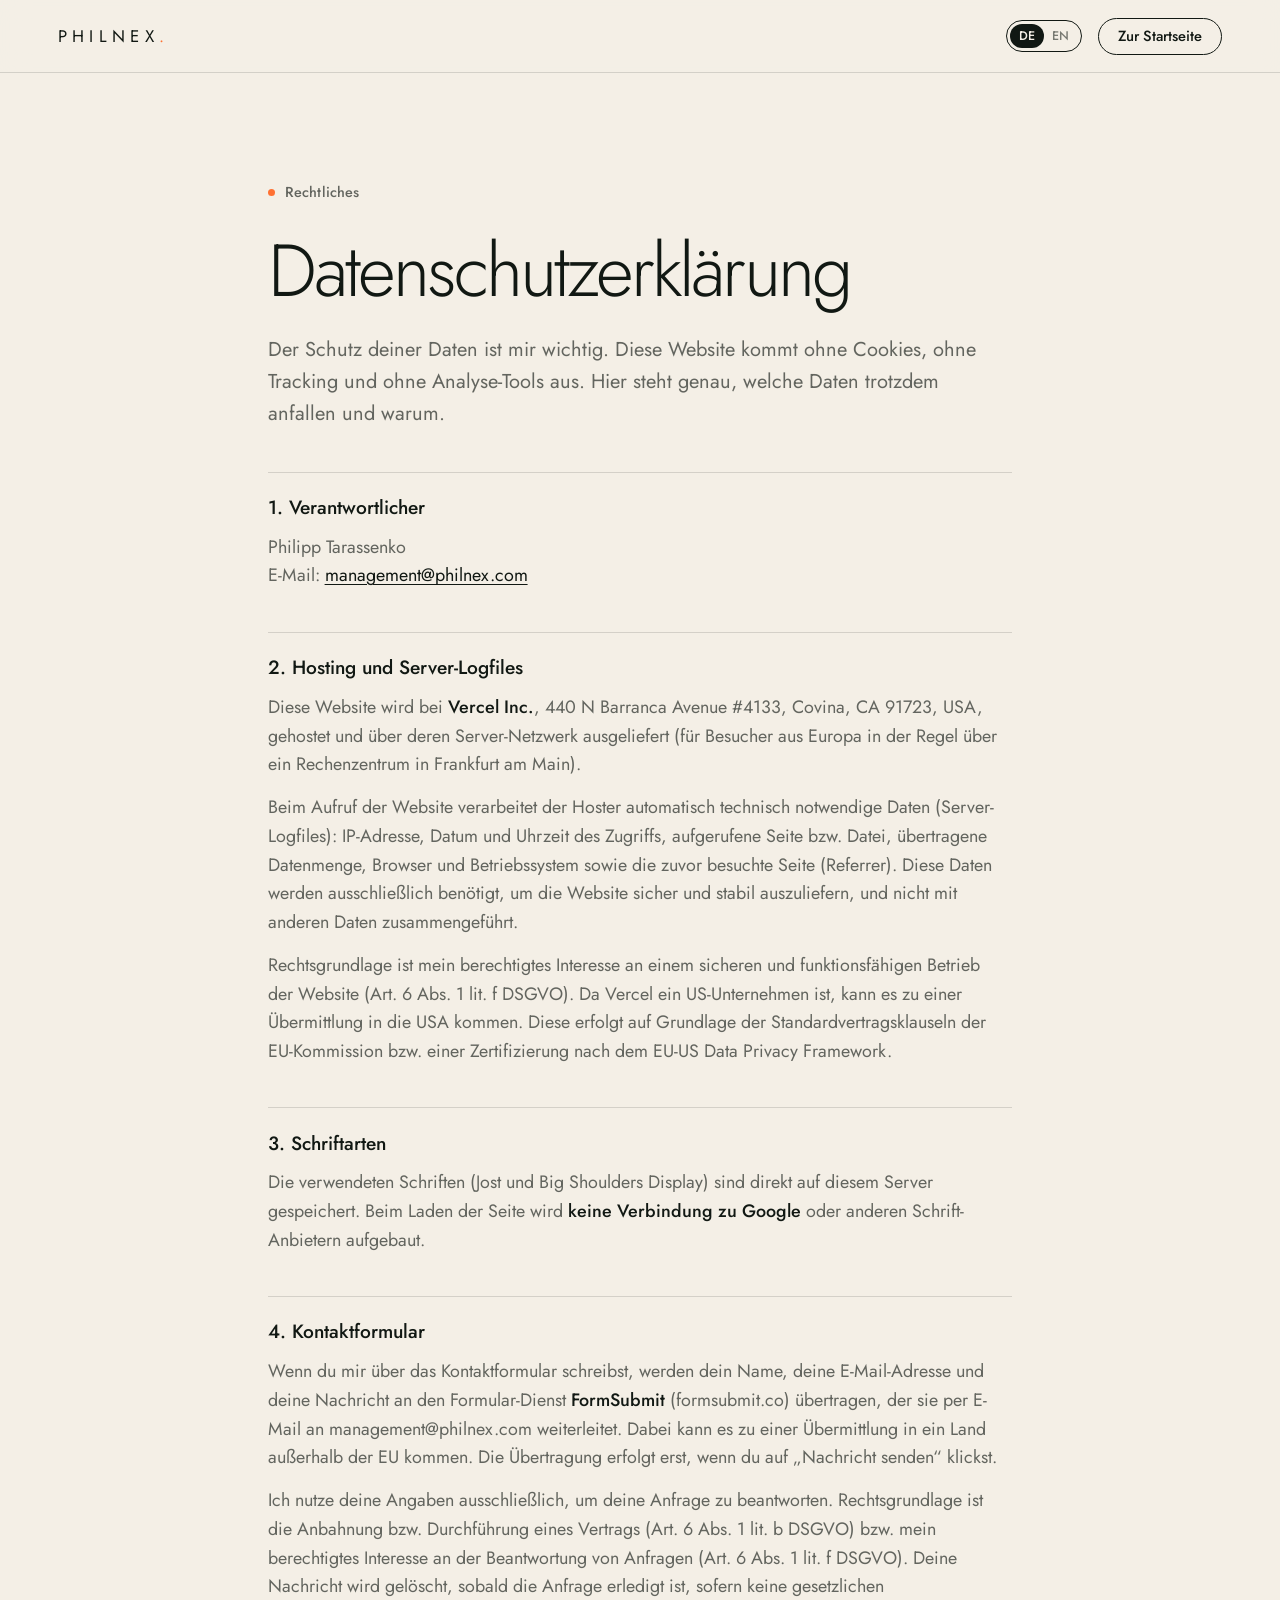
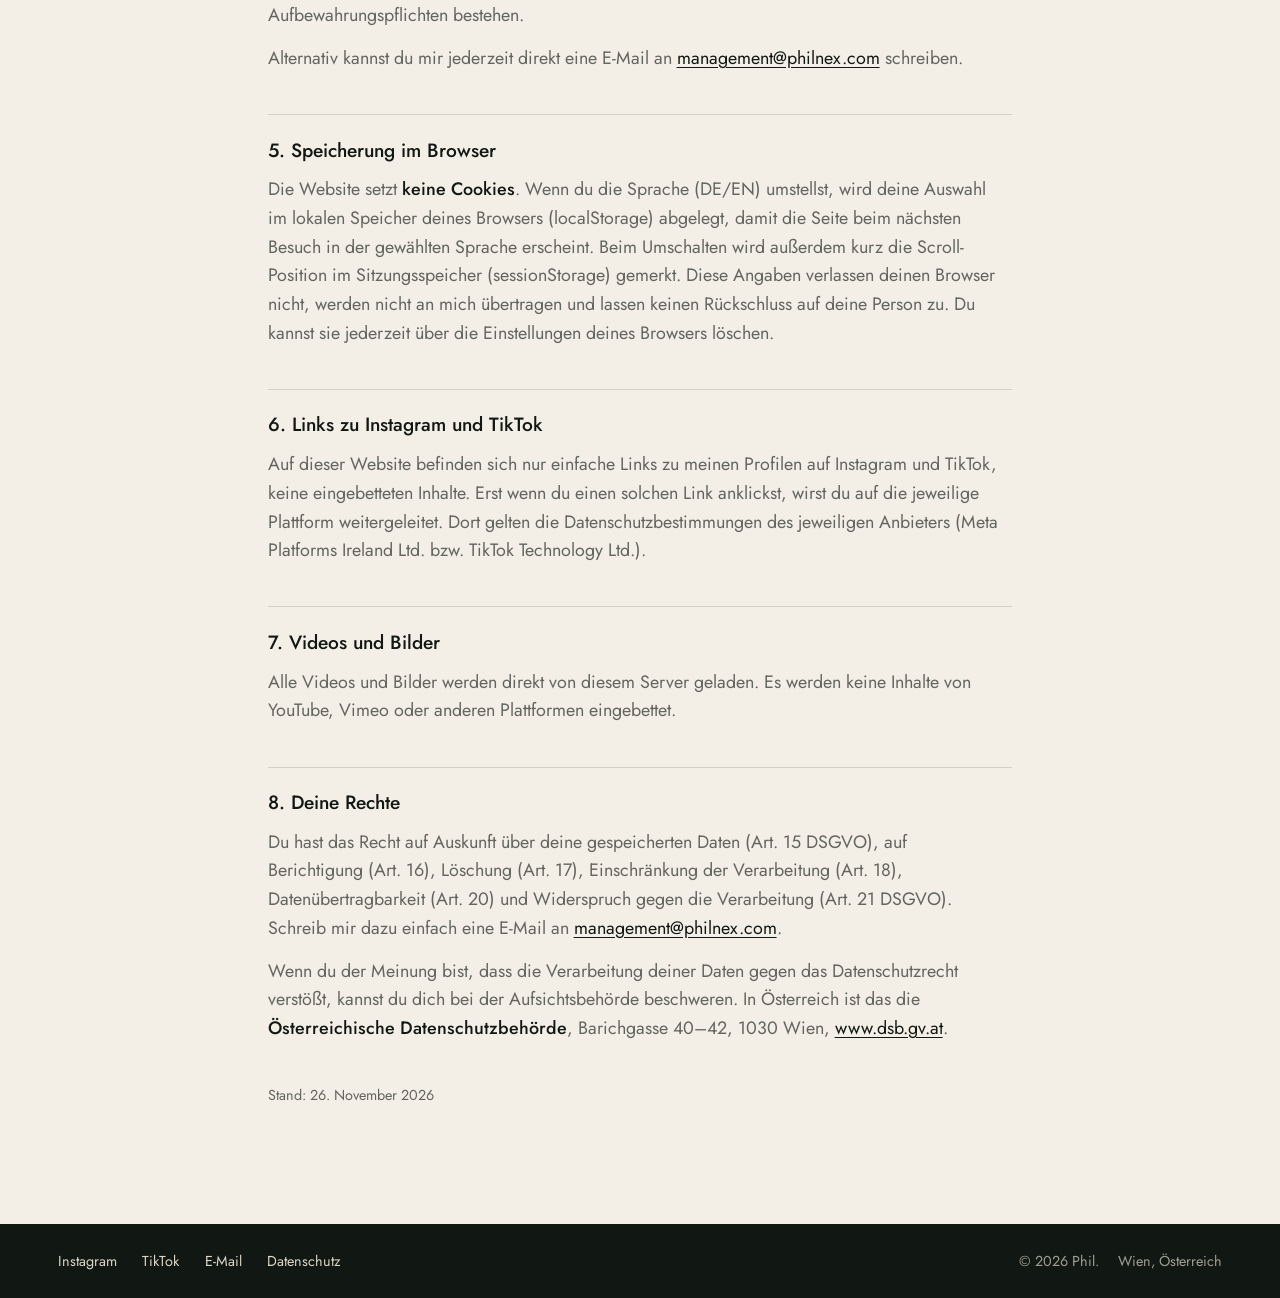
<file: datenschutz/index.html>
<!DOCTYPE html>
<html lang="de">
<head>
<meta charset="UTF-8">
<meta name="viewport" content="width=device-width, initial-scale=1, viewport-fit=cover">
<title>Datenschutz — PHILNEX</title>
<meta name="robots" content="noindex, follow">
<meta name="theme-color" content="#F4EFE6">
<link rel="icon" href="data:image/svg+xml,%3Csvg xmlns='http://www.w3.org/2000/svg' viewBox='0 0 64 64'%3E%3Crect width='64' height='64' fill='%23111813'/%3E%3Ctext x='30' y='45' font-family='Georgia,serif' font-size='40' fill='%23DCD5C6' text-anchor='middle'%3EP%3C/text%3E%3Ccircle cx='47' cy='44' r='4.5' fill='%23FF7132'/%3E%3C/svg%3E">
<link rel="stylesheet" href="../css/style.css">
</head>
<body class="legal-page">

<header class="nav is-scrolled" id="nav">
  <a class="nav__brand" href="../" aria-label="PHILNEX – Startseite">PHILNEX<span>.</span></a>
  <div class="lang-switch" role="group" aria-label="Sprache / Language"><button type="button" data-lang="de" aria-pressed="true">DE</button><button type="button" data-lang="en" aria-pressed="false">EN</button></div>
  <a class="legal__back" href="../"><span data-l="de">Zur Startseite</span><span data-l="en">Back to home</span></a>
</header>

<main class="legal container">

  <!-- ================= DEUTSCH ================= -->
  <article data-l="de" lang="de">
    <p class="label">Rechtliches</p>
    <h1 class="h2">Datenschutz&shy;erklärung</h1>
    <p class="legal__lead">Der Schutz deiner Daten ist mir wichtig. Diese Website kommt ohne Cookies, ohne Tracking und ohne Analyse-Tools aus. Hier steht genau, welche Daten trotzdem anfallen und warum.</p>

    <h2>1. Verantwortlicher</h2>
    <p>Philipp Tarassenko<br>E-Mail: <a href="mailto:management@philnex.com">management@philnex.com</a></p>

    <h2>2. Hosting und Server-Logfiles</h2>
    <p>Diese Website wird bei <strong>Vercel Inc.</strong>, 440 N Barranca Avenue #4133, Covina, CA 91723, USA, gehostet und über deren Server-Netzwerk ausgeliefert (für Besucher aus Europa in der Regel über ein Rechenzentrum in Frankfurt am Main).</p>
    <p>Beim Aufruf der Website verarbeitet der Hoster automatisch technisch notwendige Daten (Server-Logfiles): IP-Adresse, Datum und Uhrzeit des Zugriffs, aufgerufene Seite bzw. Datei, übertragene Datenmenge, Browser und Betriebssystem sowie die zuvor besuchte Seite (Referrer). Diese Daten werden ausschließlich benötigt, um die Website sicher und stabil auszuliefern, und nicht mit anderen Daten zusammengeführt.</p>
    <p>Rechtsgrundlage ist mein berechtigtes Interesse an einem sicheren und funktionsfähigen Betrieb der Website (Art. 6 Abs. 1 lit. f DSGVO). Da Vercel ein US-Unternehmen ist, kann es zu einer Übermittlung in die USA kommen. Diese erfolgt auf Grundlage der Standardvertragsklauseln der EU-Kommission bzw. einer Zertifizierung nach dem EU-US Data Privacy Framework.</p>

    <h2>3. Schriftarten</h2>
    <p>Die verwendeten Schriften (Jost und Big Shoulders Display) sind direkt auf diesem Server gespeichert. Beim Laden der Seite wird <strong>keine Verbindung zu Google</strong> oder anderen Schrift-Anbietern aufgebaut.</p>

    <h2>4. Kontaktformular</h2>
    <p>Wenn du mir über das Kontaktformular schreibst, werden dein Name, deine E-Mail-Adresse und deine Nachricht an den Formular-Dienst <strong>FormSubmit</strong> (formsubmit.co) übertragen, der sie per E-Mail an management@philnex.com weiterleitet. Dabei kann es zu einer Übermittlung in ein Land außerhalb der EU kommen. Die Übertragung erfolgt erst, wenn du auf „Nachricht senden“ klickst.</p>
    <p>Ich nutze deine Angaben ausschließlich, um deine Anfrage zu beantworten. Rechtsgrundlage ist die Anbahnung bzw. Durchführung eines Vertrags (Art. 6 Abs. 1 lit. b DSGVO) bzw. mein berechtigtes Interesse an der Beantwortung von Anfragen (Art. 6 Abs. 1 lit. f DSGVO). Deine Nachricht wird gelöscht, sobald die Anfrage erledigt ist, sofern keine gesetzlichen Aufbewahrungspflichten bestehen.</p>
    <p>Alternativ kannst du mir jederzeit direkt eine E-Mail an <a href="mailto:management@philnex.com">management@philnex.com</a> schreiben.</p>

    <h2>5. Speicherung im Browser</h2>
    <p>Die Website setzt <strong>keine Cookies</strong>. Wenn du die Sprache (DE/EN) umstellst, wird deine Auswahl im lokalen Speicher deines Browsers (localStorage) abgelegt, damit die Seite beim nächsten Besuch in der gewählten Sprache erscheint. Beim Umschalten wird außerdem kurz die Scroll-Position im Sitzungsspeicher (sessionStorage) gemerkt. Diese Angaben verlassen deinen Browser nicht, werden nicht an mich übertragen und lassen keinen Rückschluss auf deine Person zu. Du kannst sie jederzeit über die Einstellungen deines Browsers löschen.</p>

    <h2>6. Links zu Instagram und TikTok</h2>
    <p>Auf dieser Website befinden sich nur einfache Links zu meinen Profilen auf Instagram und TikTok, keine eingebetteten Inhalte. Erst wenn du einen solchen Link anklickst, wirst du auf die jeweilige Plattform weitergeleitet. Dort gelten die Datenschutzbestimmungen des jeweiligen Anbieters (Meta Platforms Ireland Ltd. bzw. TikTok Technology Ltd.).</p>

    <h2>7. Videos und Bilder</h2>
    <p>Alle Videos und Bilder werden direkt von diesem Server geladen. Es werden keine Inhalte von YouTube, Vimeo oder anderen Plattformen eingebettet.</p>

    <h2>8. Deine Rechte</h2>
    <p>Du hast das Recht auf Auskunft über deine gespeicherten Daten (Art. 15 DSGVO), auf Berichtigung (Art. 16), Löschung (Art. 17), Einschränkung der Verarbeitung (Art. 18), Datenübertragbarkeit (Art. 20) und Widerspruch gegen die Verarbeitung (Art. 21 DSGVO). Schreib mir dazu einfach eine E-Mail an <a href="mailto:management@philnex.com">management@philnex.com</a>.</p>
    <p>Wenn du der Meinung bist, dass die Verarbeitung deiner Daten gegen das Datenschutzrecht verstößt, kannst du dich bei der Aufsichtsbehörde beschweren. In Österreich ist das die <strong>Österreichische Datenschutzbehörde</strong>, Barichgasse 40–42, 1030 Wien, <a href="https://www.dsb.gv.at" rel="noopener" target="_blank">www.dsb.gv.at</a>.</p>

    <p class="legal__date">Stand: 26. November 2026</p>
  </article>

  <!-- ================= ENGLISH ================= -->
  <article data-l="en" lang="en">
    <p class="label">Legal</p>
    <h1 class="h2">Privacy policy</h1>
    <p class="legal__lead">Your privacy matters to me. This website uses no cookies, no tracking and no analytics. Here is exactly which data is processed anyway, and why.</p>

    <h2>1. Controller</h2>
    <p>Philipp Tarassenko<br>Email: <a href="mailto:management@philnex.com">management@philnex.com</a></p>

    <h2>2. Hosting and server log files</h2>
    <p>This website is hosted by <strong>Vercel Inc.</strong>, 440 N Barranca Avenue #4133, Covina, CA 91723, USA, and delivered via their server network (for visitors from Europe usually via a data centre in Frankfurt am Main).</p>
    <p>When you visit the website, the host automatically processes technically necessary data (server log files): IP address, date and time of access, the page or file requested, amount of data transferred, browser and operating system, and the previously visited page (referrer). This data is used solely to deliver the website securely and reliably and is not combined with other data.</p>
    <p>The legal basis is my legitimate interest in operating the website securely and reliably (Art. 6(1)(f) GDPR). As Vercel is a US company, data may be transferred to the USA. Such transfers are based on the EU Commission's Standard Contractual Clauses or a certification under the EU-US Data Privacy Framework.</p>

    <h2>3. Fonts</h2>
    <p>The fonts used (Jost and Big Shoulders Display) are stored on this server. Loading the page does <strong>not connect to Google</strong> or any other font provider.</p>

    <h2>4. Contact form</h2>
    <p>If you write to me via the contact form, your name, email address and message are sent to the form service <strong>FormSubmit</strong> (formsubmit.co), which forwards them by email to management@philnex.com. This may involve a transfer to a country outside the EU. Data is only sent once you click “Send message”.</p>
    <p>I use your details solely to answer your enquiry. The legal basis is the preparation or performance of a contract (Art. 6(1)(b) GDPR) or my legitimate interest in answering enquiries (Art. 6(1)(f) GDPR). Your message is deleted once your enquiry has been dealt with, unless statutory retention obligations apply.</p>
    <p>Alternatively, you can always email me directly at <a href="mailto:management@philnex.com">management@philnex.com</a>.</p>

    <h2>5. Storage in your browser</h2>
    <p>The website sets <strong>no cookies</strong>. If you switch the language (DE/EN), your choice is saved in your browser's local storage so the site opens in that language on your next visit. While switching, the scroll position is briefly kept in session storage. This information never leaves your browser, is not sent to me and does not identify you. You can delete it at any time in your browser settings.</p>

    <h2>6. Links to Instagram and TikTok</h2>
    <p>This website only contains simple links to my Instagram and TikTok profiles, no embedded content. Only when you click such a link are you taken to the platform, where its own privacy policy applies (Meta Platforms Ireland Ltd. or TikTok Technology Ltd.).</p>

    <h2>7. Videos and images</h2>
    <p>All videos and images are loaded directly from this server. No content from YouTube, Vimeo or other platforms is embedded.</p>

    <h2>8. Your rights</h2>
    <p>You have the right of access to your stored data (Art. 15 GDPR), rectification (Art. 16), erasure (Art. 17), restriction of processing (Art. 18), data portability (Art. 20) and to object to processing (Art. 21 GDPR). Just email me at <a href="mailto:management@philnex.com">management@philnex.com</a>.</p>
    <p>If you believe the processing of your data violates data protection law, you can lodge a complaint with the supervisory authority. In Austria this is the <strong>Austrian Data Protection Authority</strong> (Österreichische Datenschutzbehörde), Barichgasse 40–42, 1030 Vienna, <a href="https://www.dsb.gv.at" rel="noopener" target="_blank">www.dsb.gv.at</a>.</p>

    <p class="legal__date">Last updated: 26 November 2026</p>
  </article>
</main>

<footer class="legal-foot">
  <div class="legal-foot__row">
    <p class="legal-foot__links">
      <a href="https://www.instagram.com/philnex" target="_blank" rel="noopener">Instagram</a>
      <a href="https://www.tiktok.com/@philneex" target="_blank" rel="noopener">TikTok</a>
      <a href="mailto:management@philnex.com"><span data-l="de">E-Mail</span><span data-l="en">Email</span></a>
      <a href="./" aria-current="page"><span data-l="de">Datenschutz</span><span data-l="en">Privacy</span></a>
    </p>
    <p class="legal-foot__copy"><span>© 2026 Phil.</span> <span data-l="de">Wien, Österreich</span><span data-l="en">Vienna, Austria</span></p>
  </div>
</footer>

<script src="../js/i18n.js"></script>
</body>
</html>
</file>
<file: css/style.css>
/* ==========================================================================
   PHILNEX — Editorial Paper  (see DESIGN.md)
   Warm paper ground · Jost speaks and explains ·
   condensed coloured caps for the one loud moment
   ========================================================================== */

/* Self-hosted fonts (SIL Open Font License, see assets/fonts/OFL-*.txt).
   No requests to Google: visitors' IP addresses are not sent to third parties. */
@font-face {
  font-family: "Jost";
  src: url("../assets/fonts/Jost-Variable.ttf") format("truetype");
  font-weight: 100 900; font-style: normal; font-display: swap;
}
@font-face {
  font-family: "Big Shoulders Display";
  src: url("../assets/fonts/BigShouldersDisplay-Variable.ttf") format("truetype");
  font-weight: 100 900; font-style: normal; font-display: swap;
}

:root {
  --paper: #F4EFE6;
  --paper-2: #EAE3D6;
  --ink: #111813;
  --ink-2: rgba(17, 24, 19, 0.64);
  --rule: rgba(17, 24, 19, 0.14);
  --forest: #33402B;
  --cream: #DCD5C6;
  --orange: #FF7132;
  --purple: #7544B5;

  --head: "Jost", system-ui, -apple-system, "Segoe UI", sans-serif;
  --sans: "Jost", system-ui, -apple-system, "Segoe UI", sans-serif;
  --display: "Big Shoulders Display", "Arial Narrow", Impact, sans-serif;

  --gutter: clamp(1.25rem, 4.5vw, 4rem);
  --section: clamp(5rem, 11vw, 10rem);
  --r-media: 10px;
  --r-panel: 18px;
  --shadow: 0 18px 40px -18px rgba(17, 24, 19, 0.35);
  --ease: cubic-bezier(0.16, 1, 0.3, 1);
  --ease-io: cubic-bezier(0.76, 0, 0.24, 1);
  --spring: cubic-bezier(0.3, 1.6, 0.5, 1);
  --spring-soft: cubic-bezier(0.22, 1.25, 0.36, 1);
}

/* -------------------------------------------------------------------------
   Base
   ------------------------------------------------------------------------- */
*, *::before, *::after { box-sizing: border-box; }
* { margin: 0; }
html { font-synthesis-weight: none; scroll-behavior: smooth; overflow-x: clip; -webkit-text-size-adjust: 100%; background: var(--paper); }
html.menu-open, html.lb-open { overflow: hidden; }
body {
  background: var(--paper); color: var(--ink);
  font-family: var(--sans); font-weight: 400;
  font-size: clamp(1rem, 0.25vw + 0.95rem, 1.12rem); line-height: 1.6;
  overflow-x: clip; -webkit-font-smoothing: antialiased; text-rendering: optimizeLegibility;
}
img, video, svg, canvas { display: block; max-width: 100%; }
a { color: inherit; text-decoration: none; }
ul, ol { list-style: none; padding: 0; }
button { font: inherit; color: inherit; background: none; border: 0; cursor: pointer; }
strong { font-weight: 500; }
h1, h2, h3, .lede { text-wrap: balance; }
p { text-wrap: pretty; }
::selection { background: var(--ink); color: var(--paper); }
:focus-visible { outline: 2px solid var(--orange); outline-offset: 4px; }

.container { width: 100%; max-width: 1440px; margin: 0 auto; padding: 0 var(--gutter); }

em { font: inherit; font-style: normal; color: inherit; letter-spacing: inherit; }
.t-sans { font: inherit; font-style: normal; letter-spacing: inherit; text-transform: none; color: inherit; }

/* Section label: Jost, normal case, small orange dot */
.label {
  display: inline-flex; align-items: center; gap: 0.7em;
  font: 500 0.9rem/1.2 var(--sans); letter-spacing: 0.01em; color: var(--ink);
}
.label::before { content: ""; width: 0.45rem; height: 0.45rem; border-radius: 50%; background: var(--orange); }
.contact__list .label::before, .hero__eyebrow.label::before, .panel--tools .label::before { content: none; }

.h2 { font: 400 clamp(2.6rem, 5.6vw, 6rem)/1 var(--head); letter-spacing: -0.025em; margin-top: 1.1rem; }
.h2--xl { font-size: clamp(2.9rem, 7vw, 7.6rem); }
.lede { max-width: 36rem; margin-top: 1.4rem; color: var(--ink-2); }

/* Masks / split headings */
.mask { display: block; overflow: hidden; padding-bottom: 0.16em; margin-bottom: -0.16em; }
.mask > span { display: block; }
.split .mask { display: inline-block; vertical-align: top; }
.split .mask > span { display: inline-block; }

html.js .reveal { opacity: 0; transform: translateY(26px); transition: opacity .9s var(--ease), transform .9s var(--ease); transition-delay: var(--d, 0ms); }
html.js .reveal.is-in { opacity: 1; transform: none; }
html.js .split .mask > span, html.js .contact__title .mask > span, html.js .hero__title .mask > span {
  transform: translateY(115%); transition: transform 1.1s var(--ease);
  transition-delay: calc(var(--i, 0) * 80ms + var(--base, 0ms));
}
html.js .split.is-in .mask > span, html.js .contact__title.is-in .mask > span { transform: none; }
html.js.is-loaded .hero__title .mask > span { transform: none; --base: 150ms; }
html.js .reveal-hero { opacity: 0; transform: translateY(20px); transition: opacity .9s var(--ease) .8s, transform .9s var(--ease) .8s; }
html.js.is-loaded .reveal-hero { opacity: 1; transform: none; }
html.force-show .reveal, html.force-show .reveal-hero { opacity: 1 !important; transform: none !important; }
html.force-show .mask > span { transform: none !important; }
html.force-show .loader { display: none; }

/* -------------------------------------------------------------------------
   Removed decoration (kept in markup, switched off)
   ------------------------------------------------------------------------- */
.grain, .curve, .sculpt, .hero__layers, .hero__orbit, .work__line,
.phone-sec__art, .panel__hint { display: none !important; }

/* -------------------------------------------------------------------------
   Loader · cursor · progress
   ------------------------------------------------------------------------- */
.loader { position: fixed; inset: 0; z-index: 400; background: var(--paper); color: var(--ink); display: grid; place-items: center; transition: transform 1s var(--ease-io); }
.loader.is-done { transform: translateY(-101%); }
.loader__word { display: flex; font: 400 clamp(3rem, 11vw, 8rem)/1 var(--head); letter-spacing: 0.02em; overflow: hidden; padding-bottom: 0.1em; }
.loader__word span { display: inline-block; transform: translateY(110%); animation: loaderIn 0.8s var(--ease) forwards; }
.loader__word span:nth-child(1) { animation-delay: .05s; } .loader__word span:nth-child(2) { animation-delay: .1s; }
.loader__word span:nth-child(3) { animation-delay: .15s; } .loader__word span:nth-child(4) { animation-delay: .2s; }
.loader__word span:nth-child(5) { animation-delay: .25s; } .loader__word span:nth-child(6) { animation-delay: .3s; }
.loader__word span:nth-child(7) { animation-delay: .35s; } .loader__word span:nth-child(8) { animation-delay: .5s; }
.loader__dot { color: var(--orange); }
@keyframes loaderIn { to { transform: none; } }
.loader__count { position: absolute; right: var(--gutter); bottom: var(--gutter); font: 400 0.85rem/1 var(--sans); color: var(--ink-2); }
.loader__count b { font-weight: 500; color: var(--ink); }
html:not(.js) .loader { display: none; }

.cursor {
  position: fixed; left: 0; top: 0; z-index: 500; pointer-events: none;
  width: 10px; height: 10px; margin: -5px 0 0 -5px; border-radius: 50%; background: var(--ink);
  display: grid; place-items: center; opacity: 0; will-change: transform;
  transition: width .4s var(--ease), height .4s var(--ease), margin .4s var(--ease), background .3s, opacity .3s;
}
html.has-cursor .cursor { opacity: 1; }
html[data-theme="orange"] .cursor { background: var(--cream); }
.cursor.is-link { width: 38px; height: 38px; margin: -19px 0 0 -19px; background: transparent; border: 1px solid var(--ink); }
html[data-theme="orange"] .cursor.is-link { border-color: var(--cream); }
.cursor.is-label { width: 84px; height: 84px; margin: -42px 0 0 -42px; background: var(--ink); border: 0; }
.cursor__label { font: 500 0.78rem/1 var(--sans); color: var(--paper); opacity: 0; transition: opacity .3s; }
.cursor.is-label .cursor__label { opacity: 1; }
@media (hover: none), (pointer: coarse) { .cursor { display: none; } }

.progress { position: fixed; left: 0; top: 0; height: 2px; width: 100%; transform: scaleX(0); transform-origin: left; background: var(--orange); z-index: 450; pointer-events: none; }

/* -------------------------------------------------------------------------
   Nav + mobile menu
   ------------------------------------------------------------------------- */
.nav { position: fixed; top: 0; left: 0; right: 0; z-index: 200; display: flex; align-items: center; gap: 2rem; padding: 1.1rem var(--gutter); color: var(--ink); transition: color .5s var(--ease); }
.nav::before { content: ""; position: absolute; inset: 0; z-index: -1; pointer-events: none; background: rgba(244, 239, 230, .84); -webkit-backdrop-filter: blur(14px); backdrop-filter: blur(14px); border-bottom: 1px solid var(--rule); opacity: 0; transition: opacity .5s; }
.nav.is-scrolled::before { opacity: 1; }
.nav.is-light { color: var(--cream); }
.nav.is-light::before { opacity: 0 !important; }
html.menu-open .nav { color: var(--ink); }
html.menu-open .nav::before { opacity: 0 !important; }
.nav__brand { font: 400 1.5rem/1 var(--head); letter-spacing: 0.06em; margin-right: auto; }
.nav__brand span { color: var(--orange); letter-spacing: 0; }
.nav__links { display: none; gap: 2rem; font: 400 0.98rem/1 var(--sans); }
.nav__links a { position: relative; padding: .4rem 0; }
.nav__links a::after { content: ""; position: absolute; left: 0; bottom: 0; width: 100%; height: 1px; background: currentColor; transform: scaleX(0); transform-origin: right; transition: transform .5s var(--ease); }
.nav__links a:hover::after { transform: scaleX(1); transform-origin: left; }
.nav__cta { display: none; padding: .7em 1.3em; border: 1px solid currentColor; border-radius: 999px; font: 500 .92rem/1 var(--sans); transition: background .4s, color .4s, border-color .4s; }
.nav__cta:hover { background: var(--ink); border-color: var(--ink); color: var(--paper); }
.nav.is-light .nav__cta:hover { background: var(--cream); border-color: var(--cream); color: var(--ink); }
.nav__toggle { position: relative; width: 36px; height: 28px; }
.nav__toggle span { position: absolute; right: 0; height: 1.5px; background: currentColor; transition: transform .6s var(--ease), top .6s var(--ease), width .6s var(--ease); }
.nav__toggle span:nth-child(1) { top: 9px; width: 36px; } .nav__toggle span:nth-child(2) { top: 18px; width: 22px; }
html.menu-open .nav__toggle span:nth-child(1) { top: 13px; transform: rotate(35deg); }
html.menu-open .nav__toggle span:nth-child(2) { top: 13px; width: 36px; transform: rotate(-35deg); }
@media (min-width: 900px) {
  .nav__links { display: flex; } .nav__cta { display: inline-block; } .nav__toggle { display: none; }
  .nav__brand { margin-right: 0; } .nav__links { margin-left: auto; }
}

.menu { position: fixed; inset: 0; z-index: 150; background: var(--paper); color: var(--ink); display: flex; flex-direction: column; justify-content: space-between; padding: 7rem var(--gutter) 2.2rem; clip-path: inset(0 0 100% 0); visibility: hidden; transition: clip-path .9s var(--ease-io), visibility 0s .9s; }
html.menu-open .menu { clip-path: inset(0 0 0 0); visibility: visible; transition: clip-path .9s var(--ease-io), visibility 0s 0s; }
.menu__list { display: flex; flex-direction: column; }
.menu__list a { display: flex; align-items: center; gap: 1rem; width: fit-content; padding: .1em 0; font: 400 clamp(2.6rem, 11vw, 5.6rem)/1.08 var(--head); letter-spacing: -.02em; opacity: 0; transform: translateY(24px); transition: color .4s, opacity .7s var(--ease), transform .8s var(--ease); }
html.menu-open .menu__list a { opacity: 1; transform: none; }
html.menu-open .menu__list a:nth-child(1) { transition-delay: .25s; } html.menu-open .menu__list a:nth-child(2) { transition-delay: .3s; }
html.menu-open .menu__list a:nth-child(3) { transition-delay: .35s; } html.menu-open .menu__list a:nth-child(4) { transition-delay: .4s; }
html.menu-open .menu__list a:nth-child(5) { transition-delay: .45s; } html.menu-open .menu__list a:nth-child(6) { transition-delay: .5s; }
.menu__dot { width: .18em; height: .18em; border-radius: 50%; background: var(--orange); transform: scale(0); transition: transform .5s var(--ease); flex: none; }
.menu__list a.is-active .menu__dot { transform: scale(1); }
.menu__list a:hover { color: var(--orange); }
.menu__contact { font: 400 .95rem/1.7 var(--sans); color: var(--ink-2); }
@media (min-width: 900px) { .menu { display: none; } }

/* -------------------------------------------------------------------------
   Buttons
   ------------------------------------------------------------------------- */
.btn { display: inline-flex; align-items: center; gap: .7em; padding: 1em 1.6em; border-radius: 999px; font: 500 .95rem/1 var(--sans); border: 1px solid transparent; will-change: transform; transition: background .4s, color .4s, border-color .4s; }
.btn__arrow { display: inline-block; transition: transform .5s var(--ease); }
.btn:hover .btn__arrow { transform: translateY(3px); }
.btn--solid { background: var(--ink); color: var(--paper); }
.btn--solid:hover { background: var(--orange); color: var(--ink); }
.btn--ghost { border-color: rgba(17, 24, 19, .35); }
.btn--ghost:hover { border-color: var(--ink); background: var(--ink); color: var(--paper); }

/* sections share the paper ground; hairlines do the separating */
.phone-sec, .about, .stats, .brands, .services, .work, .langs, .contact, .footer { position: relative; z-index: 3; }

/* -------------------------------------------------------------------------
   Hero
   ------------------------------------------------------------------------- */
.hero { position: relative; z-index: 4; min-height: 100svh; padding: 7rem var(--gutter) 2.6rem; display: flex; flex-direction: column; justify-content: flex-end; background: var(--paper); overflow: hidden; }
.hero__eyebrow { position: absolute; z-index: 3; top: 5.2rem; left: var(--gutter); margin: 0; font-weight: 400; color: var(--ink-2); max-width: 13rem; }
@media (min-width: 860px) { .hero__eyebrow { max-width: none; top: 5.6rem; } }

/* Portrait: a clean frame, not a blend */
.hero__photo {
  position: absolute; z-index: 1; pointer-events: none;
  top: 8.6rem; left: 50%; width: min(64vw, 300px); aspect-ratio: 4 / 5; margin-left: calc(min(64vw, 300px) / -2);
  border-radius: var(--r-media); overflow: hidden; box-shadow: var(--shadow); background: var(--paper-2);
}
.hero__photo-in { position: absolute; inset: 0; will-change: transform; }
.hero__photo-in img { width: 100%; height: 100%; object-fit: cover; object-position: 54% 34%; transform: scale(1.04); }
html.js .hero__photo { clip-path: inset(100% 0 0 0 round var(--r-media)); transition: clip-path 1.5s var(--ease-io) .1s; }
html.js.is-loaded .hero__photo { clip-path: inset(0 0 0 0 round var(--r-media)); }
html.js:not(.is-loaded) .hero__photo-in img { transform: scale(1.25); }
html.js .hero__photo-in img { transition: transform 2.2s var(--ease) .1s; }

.hero__tag { position: absolute; z-index: 3; right: var(--gutter); top: 5.2rem; font: 400 .9rem/1.2 var(--sans); color: var(--ink-2); }

/* Floating project stills + colour chips */
.hero__tiles { position: absolute; inset: 0; z-index: 2; pointer-events: none; }
.tile, .chip { position: absolute; left: var(--x); top: var(--y); width: var(--w); transform: translate3d(calc(var(--mx, 0) * var(--m, 10px)), calc(var(--my, 0) * var(--m, 10px)), 0) rotate(var(--r, 0deg)); }
.tile { aspect-ratio: 4 / 5; border-radius: 8px; overflow: hidden; box-shadow: var(--shadow); background: var(--paper-2); }
.tile img { width: 100%; height: 100%; object-fit: cover; }
.chip { height: calc(var(--w) * .42); border-radius: 6px; }
.chip--orange { background: var(--orange); } .chip--purple { background: var(--purple); } .chip--forest { background: var(--forest); }
.tile, .chip { animation: drift 9s ease-in-out infinite alternate; }
.tile--b, .chip--purple { animation-delay: -3s; } .tile--d, .chip--forest { animation-delay: -6s; }
@keyframes drift { to { translate: 0 -12px; } }
html.js .hero__tiles > * { opacity: 0; scale: .9; transition: opacity .9s var(--ease), scale 1.1s var(--ease); }
html.js.is-loaded .hero__tiles > * { opacity: 1; scale: 1; }
html.js.is-loaded .hero__tiles > :nth-child(1) { transition-delay: .55s; } html.js.is-loaded .hero__tiles > :nth-child(2) { transition-delay: .65s; }
html.js.is-loaded .hero__tiles > :nth-child(3) { transition-delay: .75s; } html.js.is-loaded .hero__tiles > :nth-child(4) { transition-delay: .85s; }
html.js.is-loaded .hero__tiles > :nth-child(5) { transition-delay: .95s; } html.js.is-loaded .hero__tiles > :nth-child(n+6) { transition-delay: 1.05s; }

/* phone positions */
.tile--a { --x: 3%; --y: 11rem; --w: 22vw; --r: -4deg; --m: 8px; }
.tile--b { --x: 76%; --y: 13rem; --w: 21vw; --r: 3deg; --m: 14px; }
.tile--c { --x: 79%; --y: 24rem; --w: 15vw; --r: -2deg; --m: 20px; }
.tile--d, .tile--e { display: none; }
.chip--orange { --x: 9%; --y: 21.5rem; --w: 12vw; --r: 5deg; }
.chip--purple { --x: 72%; --y: 9.6rem; --w: 8vw; --r: -6deg; }
.chip--forest { display: none; }

.hero__title { position: relative; z-index: 3; font: 400 clamp(3.1rem, 7.4vw, 8.6rem)/.94 var(--head); letter-spacing: -.03em; margin-bottom: clamp(1.4rem, 2.8vw, 2.6rem); }
.hero__title em { padding-right: .06em; }
.hero__foot { position: relative; z-index: 3; display: grid; gap: 1.4rem; align-items: end; }
.hero__sub { max-width: 34rem; color: var(--ink-2); }
.hero__sub strong { color: var(--ink); }
.hero__actions { display: flex; flex-wrap: wrap; gap: .7rem; }
.hero__cue { display: none; }

@media (max-width: 859px) {
  .hero { padding-top: calc(8.6rem + min(64vw, 300px) * 1.25 + 1.8rem); justify-content: flex-start; }
}
@media (min-width: 860px) {
  .hero { padding-bottom: 3rem; }
  .hero__photo { top: 7.4rem; left: auto; right: 11vw; margin: 0; width: auto; height: calc(100svh - 12.4rem); max-height: 760px; }
  .hero__tag { top: 5.6rem; }
  .hero__title { max-width: 9.6em; font-size: clamp(3.1rem, 6.6vw, 8rem); }
  .hero__foot { grid-template-columns: minmax(0, 32rem); }
  .tile--a { --x: 44%; --y: 9rem; --w: 8.6vw; --r: -5deg; }
  .tile--b { --x: 90.5%; --y: 11rem; --w: 8vw; --r: 3deg; }
  .tile--c { --x: 91%; --y: 52%; --w: 7vw; --r: -2deg; --m: 22px; }
  .tile--d { display: block; --x: 54%; --y: 70%; --w: 7.4vw; --r: 4deg; --m: 18px; }
  .tile--e { display: block; --x: 28%; --y: 11.5rem; --w: 6vw; --r: -3deg; --m: 12px; }
  .chip--orange { --x: 47%; --y: 50%; --w: 4.4vw; --r: 6deg; }
  .chip--purple { --x: 86%; --y: 7.6rem; --w: 3.6vw; --r: -8deg; }
  .chip--forest { display: block; --x: 89%; --y: 84%; --w: 5vw; --r: 4deg; }
}

/* -------------------------------------------------------------------------
   Band — the loud moment: condensed coloured caps
   ------------------------------------------------------------------------- */
.band { position: relative; z-index: 2; background: var(--paper); overflow: hidden; padding: clamp(1.2rem, 3vw, 2.4rem) 0; border-top: 1px solid var(--rule); border-bottom: 1px solid var(--rule); }
.band__track { display: flex; width: max-content; will-change: transform; }
.band__group { display: flex; align-items: center; gap: .32em; padding-right: .32em; font: 800 clamp(3rem, 9vw, 9rem)/.92 var(--display); text-transform: uppercase; letter-spacing: -.005em; white-space: nowrap; }
.band__item { display: block; color: var(--forest); }
.band__item--soft { font: 300 .62em/1 var(--head); text-transform: none; letter-spacing: -.03em; color: var(--ink); }
.band__group > .band__item:nth-of-type(3) { color: var(--orange); }
.band__group > .band__item:nth-of-type(5) { color: var(--purple); }
.band__star { font-size: .3em; color: var(--ink); }

/* -------------------------------------------------------------------------
   Phones (titanium frame)
   ------------------------------------------------------------------------- */
.phone { --rx: 0deg; --ry: 0deg; --ty: 0px; --s: 1; --sheen: -70%; position: relative; width: min(300px, calc((44svh - 22px) * .5625), 60vw); border-radius: 2.7rem; padding: 3px; background: linear-gradient(145deg, #f1efe9, #a9a59d 22%, #4a4945 50%, #c7c3bb 74%, #f4f2ee); transform: rotateY(var(--ry)) rotateX(var(--rx)) translateY(var(--ty)) scale(var(--s)); transform-style: preserve-3d; will-change: transform; box-shadow: 0 40px 80px -30px rgba(17, 24, 19, .55), 0 10px 24px -12px rgba(17, 24, 19, .3); }
.phone__body { border-radius: calc(2.7rem - 3px); background: #0b0c0b; padding: 10px; }
.phone__screen { position: relative; aspect-ratio: 9 / 16; border-radius: calc(2.7rem - 13px); overflow: hidden; background: #000; }
.phone__screen video { position: absolute; inset: 0; width: 100%; height: 100%; object-fit: cover; }
.phone__island { position: absolute; z-index: 5; top: 12px; left: 50%; width: 32%; height: 6.2%; transform: translateX(-50%); border-radius: 999px; background: #050605; }
.phone__flash { position: absolute; z-index: 4; inset: 0; background: #fff6ea; opacity: 0; pointer-events: none; }
.phone__sheen { position: absolute; z-index: 4; inset: 0; pointer-events: none; background: linear-gradient(115deg, transparent 32%, rgba(255, 255, 255, .12) 46%, transparent 60%); transform: translateX(var(--sheen)); }
html.js .phone:not(.is-on) .phone__screen video { opacity: 0; transform: scaleY(.015); }
.phone.is-on .phone__screen video { animation: screenOn 1.1s cubic-bezier(.22, .9, .32, 1) both; }
.phone.is-on .phone__flash { animation: flash 1s ease-out both; }
@keyframes screenOn { 0%, 28% { opacity: 1; transform: scaleY(.015); filter: brightness(4) saturate(0); } 55% { opacity: 1; transform: scaleY(1); filter: brightness(2) saturate(1.2); } 78% { filter: brightness(.9) saturate(1); } 100% { opacity: 1; transform: scaleY(1); filter: none; } }
@keyframes flash { 0% { opacity: 0; } 12% { opacity: .8; } 28% { opacity: .1; } 40% { opacity: .4; } 62%, 100% { opacity: 0; } }
.phone__btn { position: absolute; width: 4px; border-radius: 2px; background: linear-gradient(#c7c3bb, #4a4945); }
.phone__btn--power { right: -4px; top: 26%; height: 12%; }
.phone__btn--v1 { left: -4px; top: 13%; height: 3.4%; } .phone__btn--v2 { left: -4px; top: 20%; height: 6.4%; } .phone__btn--v3 { left: -4px; top: 28.5%; height: 6.4%; }
.phone__mute { position: absolute; z-index: 6; right: 12px; bottom: 12px; width: 38px; height: 38px; border-radius: 50%; display: grid; place-items: center; background: rgba(17, 24, 19, .55); border: 1px solid rgba(244, 239, 230, .45); -webkit-backdrop-filter: blur(6px); backdrop-filter: blur(6px); transition: background .3s, transform .4s var(--ease); }
.phone__mute:hover { background: var(--orange); transform: scale(1.06); }
.phone__mute svg { width: 17px; height: 17px; fill: var(--paper); }
.phone__mute .i-on { display: none; }
.phone__mute.is-unmuted .i-on { display: block; } .phone__mute.is-unmuted .i-off { display: none; }

/* -------------------------------------------------------------------------
   Vorstellung (pinned phone)
   ------------------------------------------------------------------------- */
.phone-sec { height: 240vh; background: var(--paper); }
.phone-sec__stage { position: sticky; top: 0; height: 100svh; overflow: hidden; display: grid; grid-template-columns: 1fr; grid-template-rows: auto auto; align-content: center; justify-items: center; gap: 1.4rem; padding: 5.2rem var(--gutter) 1.4rem; }
.phone-sec__text { position: relative; z-index: 2; order: 2; width: 100%; max-width: 40rem; text-align: center; display: flex; flex-direction: column; align-items: center; }
.phone-sec__text .h2 { font-size: clamp(2.3rem, 9vw, 4rem); }
.phone-sec__p { margin-top: 1rem; max-width: 34ch; color: var(--ink-2); }
.phone-wrap { position: relative; z-index: 2; order: 1; perspective: 1600px; }
/* soft sand panel behind the phone */
.phone-wrap::before { content: ""; position: absolute; z-index: -1; left: 50%; top: 50%; width: 150%; height: 76%; transform: translate(-50%, -50%) rotate(-3deg); border-radius: var(--r-panel); background: var(--paper-2); }
@media (min-width: 860px) {
  .phone-sec__stage { grid-template-columns: 1.05fr 1fr; grid-template-rows: none; justify-items: stretch; align-items: center; gap: 3rem; padding: 6rem var(--gutter) 2rem; max-width: 1440px; margin: 0 auto; }
  .phone-sec__text { order: 1; text-align: left; align-items: flex-start; max-width: none; }
  .phone-sec__text .h2 { font-size: clamp(3rem, 5.6vw, 6rem); }
  .phone-wrap { order: 2; justify-self: center; }
  .phone { width: min(330px, calc((78svh - 22px) * .5625)); }
}

/* -------------------------------------------------------------------------
   Content in 60 Sekunden
   ------------------------------------------------------------------------- */
.proof { position: relative; background: var(--paper); padding: var(--section) 0; border-top: 1px solid var(--rule); }
.proof__grid { position: relative; z-index: 2; display: grid; gap: clamp(2.6rem, 6vw, 4rem); justify-items: center; }
.proof__text { width: 100%; max-width: 40rem; }
.proof__text .h2 { font-size: clamp(2.2rem, 5vw, 4.4rem); line-height: 1.04; }
.proof__p { margin-top: 1.4rem; max-width: 40ch; color: var(--ink-2); }
.proof__phone { position: relative; isolation: isolate; }
.proof__phone::before { content: ""; position: absolute; z-index: -1; inset: 12% clamp(-5rem, -12vw, -1.5rem); border-radius: var(--r-panel); background: var(--forest); transform: rotate(3deg); }
.phone--static { width: min(280px, 66vw); transform: none; }
@media (min-width: 860px) {
  .proof__grid { grid-template-columns: 1.15fr 1fr; align-items: center; justify-items: stretch; gap: clamp(3rem, 7vw, 7rem); }
  .proof__phone { justify-self: center; }
  .phone--static { width: min(320px, calc((78svh - 22px) * .5625)); }
}

/* -------------------------------------------------------------------------
   Über mich
   ------------------------------------------------------------------------- */
.about { background: var(--paper); padding: var(--section) 0; border-top: 1px solid var(--rule); }
.about__grid { position: relative; z-index: 2; display: grid; gap: clamp(2.4rem, 5vw, 4.4rem); }
.about__head .h2 { max-width: 12ch; }
.about__text { display: grid; gap: 2rem; }
.about__lead { font: 400 clamp(1.6rem, 2.7vw, 2.7rem)/1.2 var(--head); letter-spacing: -.012em; max-width: 30ch; }
.about__lead strong { font-weight: 500; }
.about__lead .w { transition: opacity .35s linear; }
html.js:not(.reduce) .about__lead .w { opacity: .16; }
.about__body { max-width: 34rem; color: var(--ink-2); }
.about__body strong { color: var(--ink); }
.facts { display: grid; grid-template-columns: 1fr 1fr; gap: 0 1.4rem; }
.facts div { padding: 1.2rem 0; border-top: 1px solid var(--ink); }
.facts dt { font: 400 clamp(1.9rem, 3.2vw, 2.9rem)/1 var(--head); }
.facts dd { margin-top: .45rem; font-size: .92rem; color: var(--ink-2); }
@media (min-width: 900px) {
  .about__grid { grid-template-columns: repeat(12, 1fr); column-gap: 2rem; }
  .about__head { grid-column: 1 / 6; }
  .about__text { grid-column: 6 / -1; }
  .about__lead { max-width: none; }
  .about__body { max-width: 30rem; }
  .facts { grid-column: 1 / -1; grid-template-columns: repeat(4, 1fr); margin-top: 1rem; }
}

/* -------------------------------------------------------------------------
   Stats
   ------------------------------------------------------------------------- */
.stats { background: var(--paper); padding: var(--section) 0 calc(var(--section) * .6); border-top: 1px solid var(--rule); }
.stats__list { max-width: 1440px; margin: clamp(2.6rem, 6vw, 5rem) auto 0; padding: 0 var(--gutter); }
.stat { display: flex; flex-direction: column; gap: .4rem; padding: clamp(1rem, 2vw, 1.6rem) 0; border-top: 1px solid var(--rule); }
.stat:last-child { border-bottom: 1px solid var(--rule); }
.stat__n { display: block; font: 400 clamp(4rem, 14vw, 13rem)/.86 var(--head); letter-spacing: -.04em; white-space: nowrap; }
.stat__n b { font-weight: 400; }
.stat:nth-child(1) .stat__n { color: var(--forest); }
.stat:nth-child(2) .stat__n { color: var(--ink); }
.stat:nth-child(3) .stat__n { color: var(--orange); }
.stat__l { font: 400 1rem/1.3 var(--sans); color: var(--ink-2); }
@media (min-width: 860px) { .stat { flex-direction: row; align-items: flex-end; justify-content: space-between; } .stat__l { text-align: right; padding-bottom: .9em; } }

/* -------------------------------------------------------------------------
   Brands — index list
   ------------------------------------------------------------------------- */
.brands { background: var(--paper); padding: var(--section) 0 calc(var(--section) * .7); border-top: 1px solid var(--rule); }
.brands__list { max-width: 1440px; margin: clamp(2.6rem, 6vw, 5rem) auto 0; padding: 0 var(--gutter); }
.brand { display: flex; align-items: center; padding: .12em 0; border-top: 1px solid var(--rule); }
.brand:last-child { border-bottom: 1px solid var(--rule); }
.brand__name { display: block; font: 800 clamp(2.8rem, 8vw, 7.4rem)/1 var(--display); text-transform: uppercase; letter-spacing: -.005em; transition: transform .5s var(--ease); }
.brand:nth-child(4n+1) .brand__name { color: var(--forest); }
.brand:nth-child(4n+2) .brand__name { color: var(--orange); }
.brand:nth-child(4n+3) .brand__name { color: var(--purple); }
.brand:nth-child(4n+4) .brand__name { color: var(--ink); }
.brand--soft .brand__name { font: 300 clamp(1.6rem, 3.2vw, 2.9rem)/1.15 var(--head); text-transform: none; color: var(--ink) !important; padding: .4em 0; }
.brand--soft br { display: none; }
@media (hover: hover) { .brand:hover .brand__name { transform: translateX(.6rem); } }

/* -------------------------------------------------------------------------
   Services — horizontal
   ------------------------------------------------------------------------- */
.services { height: calc(100svh + var(--travel, 320vw)); background: var(--paper); border-top: 1px solid var(--rule); }
.services__stage { position: sticky; top: 0; height: 100svh; overflow: hidden; display: flex; align-items: center; }
.services__track { display: flex; align-items: stretch; gap: clamp(.8rem, 1.6vw, 1.4rem); padding: 0 var(--gutter); will-change: transform; }
.panel { flex: none; height: min(72svh, 680px); border-radius: var(--r-panel); overflow: hidden; position: relative; display: flex; }
.panel--intro, .panel--tools { flex-direction: column; justify-content: center; gap: 1.2rem; width: min(86vw, 520px); padding: 0 1rem 0 0; border-radius: 0; }
.panel--intro .h2 { margin-top: 0; font-size: clamp(2.6rem, 5.4vw, 5.6rem); }
.tools { display: flex; flex-direction: column; gap: .2rem; font: 400 clamp(2.2rem, 4.2vw, 3.8rem)/1.1 var(--head); letter-spacing: -.02em; }
.panel--tools { padding-left: clamp(1rem, 3vw, 3rem); }
.panel:not(.panel--intro):not(.panel--tools) { width: min(84vw, 940px); flex-direction: column; }
.panel__txt { position: relative; z-index: 2; flex: none; padding: clamp(1.4rem, 2.8vw, 2.6rem); display: flex; flex-direction: column; gap: .9rem; }
.panel__txt h3 { font: 400 clamp(2.1rem, 4.2vw, 4.2rem)/1 var(--head); letter-spacing: -.025em; }
.panel__txt p { max-width: 32ch; }
.panel__art { position: relative; flex: 1; min-height: 0; margin: 0 clamp(1.4rem, 2.8vw, 2.6rem) clamp(1.4rem, 2.8vw, 2.6rem); border-radius: var(--r-media); overflow: hidden; }
.art { position: absolute; inset: -6%; display: block; will-change: transform; background: var(--paper-2) center / cover no-repeat; }
.art::after, .art svg { display: none; }
.art--light { background-image: url("../assets/proyectos/diesel-markenkampagne-01-poster.jpg"); }
.art--chrome { background-image: url("../assets/aftertaste/poster.jpg"); }
.art--velvet { background-image: url("../assets/proyectos/calvin-klein-markenkampagne-01-poster.jpg"); }
.art--stone { background-image: url("../assets/proyectos/calvin-klein-markenkampagne-02-poster.jpg"); }
.art--plants { background-image: url("../assets/proyectos/tokki-food-vlogging-01-poster.jpg"); }

.panel--forest { background: var(--forest); color: var(--paper); } .panel--forest p { color: rgba(244, 239, 230, .78); }
.panel--orange { background: var(--orange); color: var(--ink); }
.panel--cream { background: var(--paper-2); color: var(--ink); } .panel--cream p { color: var(--ink-2); }
.panel--moss { background: var(--purple); color: var(--paper); } .panel--moss p { color: rgba(244, 239, 230, .84); }
.panel--coal { background: var(--ink); color: var(--paper); } .panel--coal p { color: rgba(244, 239, 230, .72); }
@media (min-width: 900px) {
  .panel:not(.panel--intro):not(.panel--tools) { flex-direction: row; width: min(68vw, 1000px); }
  .panel__txt { flex: 1.05; justify-content: space-between; }
  .panel__art { flex: .9; margin: clamp(1.4rem, 2.8vw, 2.6rem) clamp(1.4rem, 2.8vw, 2.6rem) clamp(1.4rem, 2.8vw, 2.6rem) 0; }
}

/* -------------------------------------------------------------------------
   Work / projects — uniform grid
   ------------------------------------------------------------------------- */
.work { background: var(--paper); padding: var(--section) 0; border-top: 1px solid var(--rule); }
.work__head, .work__cols { position: relative; z-index: 1; }
.filters { display: flex; flex-wrap: wrap; gap: .5rem; margin-top: 2.2rem; }
.filter { padding: .55rem 1rem; border: 1px solid var(--rule); border-radius: 999px; font: 400 .92rem/1 var(--sans); color: var(--ink-2); transition: color .3s, background .3s, border-color .3s; }
.filter:hover { color: var(--ink); border-color: var(--ink); }
.filter.is-active { background: var(--ink); border-color: var(--ink); color: var(--paper); }

.work__cols { display: grid; grid-template-columns: repeat(var(--cols, 2), minmax(0, 1fr)); gap: clamp(.8rem, 1.6vw, 1.4rem); max-width: 1440px; margin: 0 auto; padding: clamp(2.2rem, 4vw, 3.4rem) var(--gutter) 0; align-items: start; }
.work__col { display: flex; flex-direction: column; gap: clamp(1.8rem, 3vw, 2.6rem); transform: none !important; }
.work__col:nth-child(even) { padding-top: clamp(2rem, 5vw, 4.5rem); }

.card { display: block; cursor: pointer; text-align: left; }
.card__media { position: relative; aspect-ratio: 4 / 5; overflow: hidden; border-radius: var(--r-media); background: var(--paper-2); }
.card__media video, .card__media img { position: absolute; inset: 0; width: 100%; height: 100%; object-fit: cover; transition: transform 1.1s var(--ease); }
.card:hover .card__media video, .card:hover .card__media img { transform: scale(1.04); }
.card__cap { padding: .9rem .1rem 0; }
.card__cat { font: 400 .82rem/1.2 var(--sans); color: var(--ink-2); }
.card__cap h3 { margin-top: .3rem; font: 400 clamp(1.25rem, 1.8vw, 1.7rem)/1.08 var(--head); letter-spacing: -.01em; transition: color .4s; }
.card:hover .card__cap h3 { color: var(--orange); }
.card__brand { display: none; }
.card__desc { max-height: 0; overflow: hidden; opacity: 0; margin-top: 0; font-size: .9rem; color: var(--ink-2); transition: max-height .6s var(--ease), opacity .5s, margin .5s; }
@media (hover: hover) { .card:hover .card__desc, .card:focus-visible .card__desc { max-height: 9rem; opacity: 1; margin-top: .5rem; } }

.lightbox { position: fixed; inset: 0; z-index: 350; display: flex; align-items: center; justify-content: center; padding: 3.5rem 1.2rem 1.5rem; background: rgba(17, 24, 19, .94); color: var(--cream); opacity: 0; visibility: hidden; transition: opacity .5s var(--ease), visibility .5s; }
.lightbox.is-open { opacity: 1; visibility: visible; }
.lightbox__inner { position: relative; width: min(100%, 400px); transform-origin: 0 0; }
.lightbox video { width: 100%; aspect-ratio: 9 / 16; max-height: 74svh; object-fit: cover; border-radius: var(--r-media); background: #000; }
.lightbox__close { position: absolute; top: -2.9rem; right: 0; width: 40px; height: 40px; border-radius: 50%; border: 1px solid rgba(220, 213, 198, .3); display: grid; place-items: center; transition: border-color .3s, color .3s; }
.lightbox__close:hover { border-color: var(--orange); color: var(--orange); }
.lightbox__meta { margin-top: 1rem; font-size: .92rem; color: rgba(220, 213, 198, .74); }
.lightbox__meta strong { display: block; font: 400 1.7rem/1.1 var(--head); color: var(--cream); margin-bottom: .3rem; }

/* -------------------------------------------------------------------------
   Sprachen
   ------------------------------------------------------------------------- */
.langs { background: var(--paper); padding: var(--section) 0; border-top: 1px solid var(--rule); }
.langs__grid { display: grid; gap: 2rem; margin-top: clamp(2.6rem, 5vw, 4rem); }
.lang { display: flex; align-items: center; gap: clamp(1.2rem, 2.4vw, 2.4rem); padding-top: 2rem; border-top: 1px solid var(--ink); }
.lang__ring { width: clamp(84px, 10vw, 128px); flex: none; transform: rotate(-90deg); }
.lang__track { fill: none; stroke: var(--rule); stroke-width: 2; }
.lang__bar { fill: none; stroke: var(--forest); stroke-width: 4; stroke-linecap: round; stroke-dasharray: 553; stroke-dashoffset: 553; }
.lang__txt h3 { font: 400 clamp(2.2rem, 4.6vw, 4.4rem)/1 var(--head); letter-spacing: -.02em; }
.lang__txt p { margin-top: .5rem; font: 400 1rem/1 var(--sans); color: var(--ink-2); }
@media (min-width: 860px) { .langs__grid { grid-template-columns: 1fr 1fr; gap: 2rem 3rem; } }

/* -------------------------------------------------------------------------
   Kontakt
   ------------------------------------------------------------------------- */
.contact { isolation: isolate; background: var(--paper); padding: var(--section) 0; border-top: 1px solid var(--rule); }
.contact__title { font: 400 clamp(3.1rem, 9.4vw, 10rem)/.94 var(--head); letter-spacing: -.035em; margin-top: 1.2rem; }
.contact__grid { display: grid; gap: clamp(2.6rem, 6vw, 5rem); margin-top: clamp(2.8rem, 6vw, 5rem); }
.contact__list { display: grid; gap: 1.3rem; align-content: start; }
.contact__list li { display: grid; gap: .35rem; padding-bottom: 1.2rem; border-bottom: 1px solid var(--rule); }
.contact__list .label { font-weight: 400; color: var(--ink-2); }
.contact__list a, .contact__list p { font: 400 clamp(1.5rem, 2.6vw, 2.3rem)/1.1 var(--head); letter-spacing: -.01em; transition: color .4s; width: fit-content; max-width: 100%; overflow-wrap: anywhere; }
.contact__list a:hover { color: var(--orange); }
.form { display: grid; gap: 1.4rem; padding: clamp(1.4rem, 3vw, 2.6rem); border-radius: var(--r-panel); background: var(--paper-2); }
.field { display: grid; gap: .35rem; }
.field label { font: 400 .9rem/1 var(--sans); color: var(--ink-2); }
.field input, .field textarea { background: transparent; border: 0; border-bottom: 1px solid rgba(17, 24, 19, .28); padding: .7rem 0; color: var(--ink); font: 400 1.3rem/1.3 var(--head); border-radius: 0; resize: vertical; transition: border-color .4s; }
.field input:focus, .field textarea:focus { outline: none; border-color: var(--ink); }
.form__note { font-size: .85rem; color: var(--ink-2); max-width: 44ch; }
.form .btn { justify-self: start; }
@media (min-width: 900px) { .contact__grid { grid-template-columns: .9fr 1.1fr; } }

/* -------------------------------------------------------------------------
   Footer
   ------------------------------------------------------------------------- */
.footer { background: var(--ink); color: var(--cream); padding: clamp(3rem, 6vw, 5rem) var(--gutter) 1.6rem; overflow-x: clip; }
.footer__word { display: flex; justify-content: center; font: 400 23vw/.86 var(--head); letter-spacing: .01em; white-space: nowrap; padding-bottom: .08em; overflow: hidden; }
.footer__word span { display: block; }
.footer__word span:last-child { color: var(--orange); }
html.js .footer__word span { transform: translateY(110%); transition: transform 1.2s var(--ease); transition-delay: calc(var(--i, 0) * 60ms); }
html.js .footer__word.is-in span { transform: none; }
.footer__row { display: flex; flex-wrap: wrap; justify-content: space-between; align-items: baseline; gap: 1rem 2rem; margin-top: clamp(1.4rem, 3vw, 2.4rem); padding-top: 1.2rem; border-top: 1px solid rgba(220, 213, 198, .18); font: 400 .9rem/1.6 var(--sans); }
.footer__links { display: flex; flex-wrap: wrap; gap: 1.6rem; }
.footer__copy { display: flex; flex-wrap: wrap; gap: .4rem 1.6rem; color: rgba(220, 213, 198, .7); }
.footer a { transition: color .3s; }
.footer a:hover { color: var(--orange); }

/* -------------------------------------------------------------------------
   Reduced motion / no JS
   ------------------------------------------------------------------------- */
html.reduce .phone-sec { height: auto; }
html.reduce .phone-sec__stage { position: relative; height: auto; min-height: 100svh; }
html.reduce .services { height: auto; }
html.reduce .services__stage { position: relative; height: auto; overflow-x: auto; padding: 4rem 0; }
html.reduce .band__track { transform: none !important; }
html.reduce .tile, html.reduce .chip { animation: none; }
@media (prefers-reduced-motion: reduce) { html { scroll-behavior: auto; } }
html:not(.js) .phone-sec { height: auto; }
html:not(.js) .phone-sec__stage { position: relative; height: auto; }
html:not(.js) .services { height: auto; }
html:not(.js) .services__stage { position: relative; height: auto; overflow-x: auto; }

/* ==========================================================================
   v2 — Jost only, tseily-style motion, designed service scenes
   ========================================================================== */

/* ---- Typography: one geometric sans, light at display sizes ---- */
.hero__title { font-weight: 300; letter-spacing: -.045em; line-height: .98; }
.h2 { font-weight: 300; letter-spacing: -.04em; line-height: 1.02; }
.contact__title { font-weight: 300; letter-spacing: -.05em; font-size: clamp(2.9rem, 7.6vw, 8.2rem); }
.stat__n { font-weight: 300; letter-spacing: -.06em; }
.about__lead { font-weight: 300; letter-spacing: -.02em; line-height: 1.25; }
.facts dt, .lang__txt h3, .tools, .panel__txt h3, .card__cap h3, .contact__list a, .contact__list p,
.lightbox__meta strong, .menu__list a { font-weight: 300; letter-spacing: -.03em; }
.card__cap h3 { font-weight: 400; letter-spacing: -.015em; line-height: 1.15; }
.field input, .field textarea { font-weight: 300; font-size: 1.15rem; }
.nav__brand, .loader__word { font-weight: 400; letter-spacing: .32em; font-size: 1.05rem; }
.loader__word { font-size: clamp(1.6rem, 5vw, 3.4rem); }
.footer__word { font-weight: 300; font-size: 15.5vw; letter-spacing: .02em; }
@media (min-width: 860px) { .hero__title { font-size: clamp(3.1rem, 5.4vw, 6.8rem); } }

/* ---- Spring hovers ---- */
.btn, .filter, .nav__cta { transition: background .35s, color .35s, border-color .35s, scale .5s var(--spring); }
.btn:hover, .filter:hover, .nav__cta:hover { scale: 1.05; }
.btn:active, .filter:active { scale: .95; }
.cursor.is-link::after { content: ""; position: absolute; inset: -1px; border-radius: 50%; border: 1px solid var(--ink); animation: ring 1.2s ease-out infinite; }
@keyframes ring { to { transform: scale(1.7); opacity: 0; } }

/* ---- Hero: stills burst out of the portrait, then bob ---- */
.tile, .chip { animation: bob 6s ease-in-out infinite alternate; }
.tile--b, .chip--purple { animation-delay: -2s; } .tile--d, .chip--forest { animation-delay: -4s; }
@keyframes bob { to { margin-top: -14px; } }
html.js .hero__tiles > * { opacity: 0; scale: .35; translate: var(--fx, 0) var(--fy, 0);
  transition: opacity .5s var(--ease), scale 1.3s var(--spring-soft), translate 1.3s var(--spring-soft); }
html.js.is-loaded .hero__tiles > * { opacity: 1; scale: 1; translate: 0 0; }
html.js.is-loaded .hero__tiles > :nth-child(1) { transition-delay: .9s; } html.js.is-loaded .hero__tiles > :nth-child(2) { transition-delay: .98s; }
html.js.is-loaded .hero__tiles > :nth-child(3) { transition-delay: 1.06s; } html.js.is-loaded .hero__tiles > :nth-child(4) { transition-delay: 1.14s; }
html.js.is-loaded .hero__tiles > :nth-child(5) { transition-delay: 1.22s; } html.js.is-loaded .hero__tiles > :nth-child(6) { transition-delay: 1.3s; }
html.js.is-loaded .hero__tiles > :nth-child(7) { transition-delay: 1.38s; } html.js.is-loaded .hero__tiles > :nth-child(8) { transition-delay: 1.46s; }

/* ---- Band: bigger, like a billboard ---- */
.band__group { font-size: clamp(4.4rem, 15vw, 15rem); line-height: .88; }
.band { padding: clamp(.8rem, 2vw, 1.6rem) 0; }

/* ---- Brands: rows enter from the right, others dim, clip follows cursor ---- */
.brands { overflow-x: clip; }
html.js .brands__list .brand { translate: 60vw 0; opacity: 0; }
html.js .brands__list.is-in .brand { translate: 0 0; opacity: 1; transition: translate 1.4s cubic-bezier(.16, .84, .24, 1) calc(var(--i) * 70ms), opacity .6s calc(var(--i) * 70ms); }
.brand__name { transition: transform .5s var(--spring), opacity .3s, color .3s; }
@media (hover: hover) {
  .brands__list:hover .brand:not(:hover) .brand__name { opacity: .22; }
  .brand:hover .brand__name { transform: translateX(1rem); }
}
.peek { position: fixed; left: 0; top: 0; z-index: 120; width: clamp(150px, 14vw, 210px); aspect-ratio: 9 / 16; border-radius: var(--r-media); overflow: hidden; pointer-events: none; box-shadow: 0 30px 60px -24px rgba(17, 24, 19, .55); scale: 0; opacity: 0; transition: scale .5s var(--spring), opacity .25s; }
.peek.is-on { scale: 1; opacity: 1; }
.peek video { width: 100%; height: 100%; object-fit: cover; transition: opacity .3s; }
@media (hover: none) { .peek { display: none; } }

/* ---- Projects: cards rise into place ---- */
html.js .card.reveal { transform: translateY(60px) scale(.86); transition: opacity .8s var(--ease), transform 1.2s var(--spring-soft); transition-delay: var(--d, 0ms); }
html.js .card.reveal.is-in { transform: none; }

/* ---- About: words spring on hover ---- */
.about__lead .w { display: inline-block; transition: opacity .35s linear, transform .5s var(--spring); }
@media (hover: hover) { .about__lead .w:hover { transform: translateY(-.14em) rotate(-3deg); } }

/* ---- Services: designed scenes instead of video stills ---- */
.art.scene { inset: 0; background: rgba(255, 255, 255, .07); display: grid; place-items: center; overflow: hidden; }
.panel--cream .art.scene, .panel--orange .art.scene { background: rgba(17, 24, 19, .06); }

/* Content Creation — camera viewfinder over a portrait */
.scene--cam img { position: absolute; inset: 0; width: 100%; height: 100%; object-fit: cover; object-position: 50% 22%; filter: saturate(.9); }
.vf { position: absolute; inset: 7%; font: 500 .72rem/1 var(--sans); letter-spacing: .08em; color: #fff; text-shadow: 0 1px 6px rgba(0, 0, 0, .45); }
.vf__c { position: absolute; width: 26px; height: 26px; border: 0 solid #fff; }
.vf__c--tl { left: 0; top: 0; border-width: 1.5px 0 0 1.5px; } .vf__c--tr { right: 0; top: 0; border-width: 1.5px 1.5px 0 0; }
.vf__c--bl { left: 0; bottom: 0; border-width: 0 0 1.5px 1.5px; } .vf__c--br { right: 0; bottom: 0; border-width: 0 1.5px 1.5px 0; }
.vf__x { position: absolute; left: 50%; top: 50%; width: 22px; height: 22px; margin: -11px; background: linear-gradient(#fff, #fff) center / 1.5px 100% no-repeat, linear-gradient(#fff, #fff) center / 100% 1.5px no-repeat; opacity: .8; }
.vf__rec { position: absolute; left: 36px; top: 8px; display: flex; align-items: center; gap: .5em; }
.vf__rec::before { content: ""; width: 8px; height: 8px; border-radius: 50%; background: var(--orange); animation: blink 1.2s steps(1) infinite; }
@keyframes blink { 50% { opacity: 0; } }
.vf__tc { position: absolute; right: 36px; top: 8px; font-variant-numeric: tabular-nums; }
.vf__meta { position: absolute; left: 36px; bottom: 8px; opacity: .85; }

/* Hooks — a story card whose first 3 seconds fill up */
.story { position: relative; width: min(58%, 230px); aspect-ratio: 9 / 16; border-radius: 16px; background: var(--ink); color: var(--paper); box-shadow: 0 30px 50px -26px rgba(17, 24, 19, .6); display: grid; place-items: center; rotate: -4deg; }
.story__bars { position: absolute; left: 10px; right: 10px; top: 10px; display: flex; gap: 4px; }
.story__bars i { flex: 1; height: 3px; border-radius: 2px; background: rgba(244, 239, 230, .25); overflow: hidden; position: relative; }
.story__bars i::after { content: ""; position: absolute; inset: 0; background: var(--paper); transform-origin: left; transform: scaleX(0); animation: fill 9s linear infinite; }
.story__bars i:nth-child(1)::after { animation-name: fill1; } .story__bars i:nth-child(2)::after { animation-name: fill2; } .story__bars i:nth-child(3)::after { animation-name: fill3; }
@keyframes fill1 { 0% { transform: scaleX(0); } 33%, 100% { transform: scaleX(1); } }
@keyframes fill2 { 0%, 33% { transform: scaleX(0); } 66%, 100% { transform: scaleX(1); } }
@keyframes fill3 { 0%, 66% { transform: scaleX(0); } 100% { transform: scaleX(1); } }
.story__t { font: 300 clamp(2.6rem, 5vw, 4.4rem)/1 var(--head); letter-spacing: -.04em; animation: pulse 3s var(--spring) infinite; }
@keyframes pulse { 0%, 100% { scale: 1; } 8% { scale: 1.12; } 20% { scale: 1; } }
.story__swipe { position: absolute; bottom: 14px; left: 50%; width: 26px; height: 26px; margin-left: -13px; border-radius: 50%; border: 1.5px solid rgba(244, 239, 230, .6); }
.story__swipe i { position: absolute; left: 50%; top: 50%; width: 8px; height: 8px; margin: -6px 0 0 -4px; border: solid var(--paper); border-width: 1.5px 1.5px 0 0; rotate: -45deg; animation: up 1.6s ease-in-out infinite; }
@keyframes up { 50% { translate: 0 -4px; } }

/* Video Editing — timeline with a moving playhead */
.tl { position: relative; width: 86%; display: grid; gap: 8px; padding: 30px 0 6px; }
.tl__ruler { position: absolute; left: 0; right: 0; top: 0; height: 16px; background: repeating-linear-gradient(90deg, rgba(17, 24, 19, .45) 0 1px, transparent 1px 10%), repeating-linear-gradient(90deg, rgba(17, 24, 19, .25) 0 1px, transparent 1px 2.5%); background-size: 100% 16px, 100% 8px; background-position: 0 0, 0 8px; background-repeat: no-repeat; }
.tl__track { position: relative; height: 34px; border-radius: 6px; background: rgba(17, 24, 19, .06); }
.tl__track i { position: absolute; top: 3px; bottom: 3px; left: calc(var(--s) * 1%); width: calc(var(--w) * 1% - 3px); border-radius: 4px; }
.tl__track--v2 i { background: var(--purple); }
.tl__track--v1 i { background: var(--forest); }
.tl__track--v1 i:nth-child(even) { background: #4a5a3e; }
.tl__track--a1 i, .tl__track--a2 i { background: var(--orange) url("data:image/svg+xml,%3Csvg xmlns='http://www.w3.org/2000/svg' width='40' height='28'%3E%3Cpath d='M2 14v0M6 9v10M10 4v20M14 11v6M18 7v14M22 12v4M26 5v18M30 10v8M34 8v12M38 13v2' stroke='%23111813' stroke-opacity='.55' stroke-width='2' stroke-linecap='round'/%3E%3C/svg%3E") left center / 40px 100% repeat-x; }
.tl__track--a2 i { background-color: #ffa173; }
.tl__head { position: absolute; top: 0; bottom: 0; left: 0; width: 2px; background: var(--ink); animation: play 6s linear infinite; }
.tl__head::before { content: ""; position: absolute; top: 0; left: -6px; width: 14px; height: 14px; border-radius: 3px 3px 7px 7px; background: var(--ink); }
@keyframes play { to { left: 100%; } }

/* Growth — a curve that draws itself */
.scene--grow { padding: 10% 8%; }
.chart { width: 100%; height: 100%; overflow: visible; }
.chart__grid line { stroke: rgba(244, 239, 230, .18); stroke-width: 1; vector-effect: non-scaling-stroke; }
.chart__area { fill: rgba(244, 239, 230, .12); }
.chart__line { fill: none; stroke: var(--paper); stroke-width: 2.5; vector-effect: non-scaling-stroke; stroke-linecap: round; stroke-dasharray: 1; stroke-dashoffset: 1; animation: draw 5s var(--ease) infinite; }
@keyframes draw { 0% { stroke-dashoffset: 1; } 55%, 85% { stroke-dashoffset: 0; } 100% { stroke-dashoffset: 0; opacity: 0; } }
.chart__dot { position: absolute; right: 8%; top: calc(10% + 34 / 300 * 80%); width: 14px; height: 14px; margin: -7px -7px 0 0; border-radius: 50%; background: var(--orange); box-shadow: 0 0 0 0 rgba(255, 113, 50, .6); animation: ping 1.6s ease-out infinite; }
@keyframes ping { to { box-shadow: 0 0 0 16px rgba(255, 113, 50, 0); } }
.chart__chip { position: absolute; right: 8%; top: 6%; padding: .35em .7em; border-radius: 999px; background: var(--paper); color: var(--ink); font: 500 .95rem/1 var(--sans); animation: hop 2.4s var(--spring) infinite; }
@keyframes hop { 0%, 60%, 100% { translate: 0 0; } 70% { translate: 0 -8px; } }

/* Engagement — comments keep coming, hearts float up */
.talk { width: 78%; display: grid; gap: 12px; }
.bub { display: grid; grid-template-columns: 30px 1fr; grid-template-rows: auto auto; column-gap: 10px; row-gap: 6px; align-items: center; width: 82%; padding: 12px 14px; border-radius: 16px 16px 16px 4px; background: rgba(244, 239, 230, .1); animation: chat 8s var(--spring-soft) infinite; animation-delay: calc(var(--i) * 1.2s); opacity: 0; }
.bub--r { justify-self: end; border-radius: 16px 16px 4px 16px; background: rgba(255, 113, 50, .9); }
.bub__av { grid-row: span 2; width: 30px; height: 30px; border-radius: 50%; background: rgba(244, 239, 230, .35); }
.bub--r .bub__av { background: rgba(17, 24, 19, .3); }
.bub__l { height: 7px; border-radius: 4px; background: rgba(244, 239, 230, .55); }
.bub__l.s { width: 60%; opacity: .7; }
.bub--r .bub__l { background: rgba(17, 24, 19, .45); }
@keyframes chat { 0% { opacity: 0; translate: 0 18px; scale: .9; } 8%, 80% { opacity: 1; translate: 0 0; scale: 1; } 92%, 100% { opacity: 0; translate: 0 -10px; } }
.hearts { position: absolute; right: 9%; bottom: 8%; width: 30px; height: 60%; }
.hearts svg { position: absolute; bottom: 0; left: 0; width: 26px; fill: var(--orange); animation: float 3.6s ease-out infinite; opacity: 0; }
.hearts svg:nth-child(2) { animation-delay: 1.2s; left: -14px; width: 18px; } .hearts svg:nth-child(3) { animation-delay: 2.4s; left: 10px; width: 20px; }
@keyframes float { 0% { opacity: 0; translate: 0 0; scale: .6; } 15% { opacity: 1; scale: 1.1; } 100% { opacity: 0; translate: 6px -220px; scale: .9; } }

/* Food — a plate seen from above, steam rising */
.dish { width: 82%; max-height: 92%; overflow: visible; }
.dish__plate { fill: var(--paper); }
.dish__rim { fill: none; stroke: rgba(17, 24, 19, .12); stroke-width: 2; }
.dish__a { fill: var(--orange); } .dish__b { fill: #c9b99a; } .dish__c { fill: var(--forest); }
.dish__cut { fill: none; stroke: rgba(244, 239, 230, .7); stroke-width: 5; stroke-linecap: round; }
.dish__steam path { fill: none; stroke: rgba(244, 239, 230, .55); stroke-width: 4; stroke-linecap: round; stroke-dasharray: 160; animation: steam 3.4s ease-in-out infinite; }
.dish__steam path:nth-child(2) { animation-delay: .8s; } .dish__steam path:nth-child(3) { animation-delay: 1.6s; }
@keyframes steam { 0% { stroke-dashoffset: 160; opacity: 0; translate: 0 20px; } 40% { opacity: 1; } 100% { stroke-dashoffset: -160; opacity: 0; translate: 0 -10px; } }

html.reduce .scene *, html.reduce .scene *::before, html.reduce .scene *::after { animation: none !important; }
html.reduce .bub, html.reduce .hearts svg { opacity: 1; }
html.reduce .chart__line { stroke-dashoffset: 0; }
.art.scene svg { display: block; }
.scene--grow .chart { position: absolute; inset: 14% 10% 10%; width: auto; height: auto; }
.chart__dot { right: 10%; top: calc(14% + 34 / 300 * 76%); }
.chart__chip { right: 10%; }
.scene--cam::before { content: ""; position: absolute; inset: 0; z-index: 1; background: linear-gradient(rgba(10, 12, 10, .5), transparent 24%, transparent 72%, rgba(10, 12, 10, .55)); }
.scene--cam .vf { z-index: 2; font-size: .8rem; }
.vf__c { width: 30px; height: 30px; border-width: 2px !important; }
.vf__c--tl { border-right-width: 0 !important; border-bottom-width: 0 !important; } .vf__c--tr { border-left-width: 0 !important; border-bottom-width: 0 !important; }
.vf__c--bl { border-right-width: 0 !important; border-top-width: 0 !important; } .vf__c--br { border-left-width: 0 !important; border-top-width: 0 !important; }
.brand--soft br { display: inline; }

/* ---- Puppet mouth (after tseily.com): the chin is a cut-out that drops, content flies out ---- */
.hero__photo-in .jaw { position: absolute; left: 0; top: 0; clip-path: inset(65.5% 47% 25% 29%); animation: talk 5s var(--spring) 1s infinite; }
.hero__photo-in .cav { position: absolute; z-index: 0; left: 28.2%; top: 66.1%; width: 25%; height: 10%; background: var(--purple); }
.hero__photo-in img:first-child { position: relative; }
@keyframes talk {
  0%, 30%, 100% { translate: 0 0; }
  6% { translate: 0 8%; } 12% { translate: 0 1%; } 17% { translate: 0 6%; } 23% { translate: 0 0; }
}
html.reduce .hero__photo-in .jaw { animation: none; }

/* ---- Puppet portrait (Phil's cut-out collage): no frame, the paper edge is the frame ---- */
.hero__photo { aspect-ratio: 1175 / 1338; border-radius: 0; overflow: visible; box-shadow: none; background: none; pointer-events: auto; cursor: pointer; }
@media (max-width: 859px) {
  .hero__photo { width: min(70vw, 320px); margin-left: calc(min(70vw, 320px) / -2); top: 7.6rem; }
  .hero { padding-top: calc(7.6rem + min(70vw, 320px) * 1.139 + 1.6rem); }
}
@media (min-width: 860px) { .hero__photo { width: auto; height: calc(100svh - 11rem); max-height: 780px; top: 6.6rem; } }
html.js .hero__photo { clip-path: none; opacity: 0; scale: .92; transition: opacity .9s var(--ease) .1s, scale 1.4s var(--spring-soft) .1s; }
html.js.is-loaded .hero__photo { opacity: 1; scale: 1; }
.hero__photo-in img, html.js .hero__photo-in img, html.js:not(.is-loaded) .hero__photo-in img { transform: none; transition: none; object-fit: fill; filter: drop-shadow(0 14px 22px rgba(17, 24, 19, .12)); }
.hero__photo-in .head { position: relative; display: block; width: 100%; height: 100%; }
.hero__photo-in .cav { left: 34.3%; top: 77.3%; width: 31.4%; height: 6.4%; background: #1a1412; box-shadow: inset 0 6px 10px rgba(0, 0, 0, .6); }
.hero__photo-in .jaw { position: absolute; left: 0; top: 0; width: 100%; height: 100%; clip-path: inset(77.2% 32.85% 4.4% 32.85%); filter: none; animation: none; }
.hero__photo-in .jaw.is-talking { animation: jawTalk 1s var(--spring) both; }
@keyframes jawTalk {
  0% { translate: 0 0; } 18% { translate: 0 4.4%; } 38% { translate: 0 .6%; } 56% { translate: 0 3.2%; } 78%, 100% { translate: 0 0; }
}
html.reduce .hero__photo-in .jaw { animation: none !important; }

/* stills flying out of the mouth */
.fly { position: absolute; z-index: 1; width: var(--w); aspect-ratio: 4 / 5; margin: calc(var(--w) * -.625) 0 0 calc(var(--w) * -.5); border-radius: 8px; overflow: hidden; box-shadow: var(--shadow); background: var(--paper-2); pointer-events: none;
  opacity: 0; scale: .15; translate: 0 0; rotate: 0deg;
  transition: translate 2.6s var(--spring-soft), scale 1.4s var(--spring), opacity .35s, rotate 2.6s var(--ease); }
.fly img { width: 100%; height: 100%; object-fit: cover; }
.fly.go { opacity: 1; scale: 1; translate: var(--tx) var(--ty); rotate: var(--r); }
.fly.out { opacity: 0; scale: .8; transition: opacity 1.1s var(--ease), scale 1.1s var(--ease), translate 2.6s var(--spring-soft); }
.hero__tiles { z-index: 2; }
html.js.is-loaded .hero__tiles > .fly, html.js .hero__tiles > .fly {
  opacity: 0; scale: .15; translate: 0 0; rotate: 0deg; transition-delay: 0s;
  transition: translate 2.6s var(--spring-soft), scale 1.4s var(--spring), opacity .35s, rotate 2.6s var(--ease); animation: none; }
html.js.is-loaded .hero__tiles > .fly.go { opacity: 1; scale: 1; translate: var(--tx) var(--ty); rotate: var(--r); }
html.js.is-loaded .hero__tiles > .fly.go.out { opacity: 0; scale: .8; transition: opacity 1.1s var(--ease), scale 1.1s var(--ease), translate 2.6s var(--spring-soft); }
.hero__photo-in img, html.js .hero__photo-in img { filter: none; }
@media (min-width: 860px) { .tile--d { --x: 44.5%; --y: 73%; } }
.scene--cam img { object-position: 50% 18%; filter: none; }

/* ---- Cursor: inverting ring + orange dot, stretches with speed, springs on hover/click ---- */
.cursor { width: 34px; height: 34px; margin: -17px 0 0 -17px; background: #fff; border: 0; mix-blend-mode: difference;
  transition: width .5s var(--spring), height .5s var(--spring), margin .5s var(--spring), background .3s, opacity .3s, border-radius .3s; }
html[data-theme="orange"] .cursor { background: #fff; }
.cursor.is-link { width: 72px; height: 72px; margin: -36px 0 0 -36px; background: #fff; border: 0; }
.cursor.is-link::after { border-color: #fff; }
.cursor.is-label { width: 96px; height: 96px; margin: -48px 0 0 -48px; background: var(--orange); mix-blend-mode: normal; }
.cursor__label { font: 500 .8rem/1.1 var(--sans); color: var(--ink); text-align: center; padding: 0 .6rem; }
.cursor.is-down { width: 22px; height: 22px; margin: -11px 0 0 -11px; }
.cursor.is-link.is-down { width: 52px; height: 52px; margin: -26px 0 0 -26px; }
.cursor-dot { position: fixed; left: 0; top: 0; z-index: 501; width: 6px; height: 6px; margin: -3px 0 0 -3px; border-radius: 50%; background: var(--orange); pointer-events: none; opacity: 0; transition: opacity .3s, scale .4s var(--spring); }
html.has-cursor .cursor-dot { opacity: 1; }
html.has-cursor .cursor.is-label ~ .cursor-dot { scale: 0; }
@media (hover: hover) and (pointer: fine) { html.has-cursor, html.has-cursor a, html.has-cursor button, html.has-cursor .card, html.has-cursor .hero__photo { cursor: none; } html.has-cursor input, html.has-cursor textarea { cursor: text; } }
@media (hover: none), (pointer: coarse) { .cursor-dot { display: none; } }

/* ---- Phil's green: the mouth opening of the puppet ---- */
:root { --green: #35C46B; }
.hero__photo-in .cav { background: var(--green); box-shadow: inset 0 6px 10px rgba(17, 24, 19, .35); }
html.js .hero__photo-in .head, .hero__photo-in .head { filter: drop-shadow(0 18px 26px rgba(17, 24, 19, .22)); }

/* ---- Hooks: Phil talking to camera inside the story card ---- */
.story { overflow: hidden; isolation: isolate; }
.story__img { position: absolute; inset: 0; z-index: -2; width: 100%; height: 100%; object-fit: cover; object-position: 50% 52%; }
.story::before { content: ""; position: absolute; inset: 0; z-index: -1; background: linear-gradient(rgba(10, 12, 10, .55), transparent 26%, transparent 70%, rgba(10, 12, 10, .5)); }
.story__t { position: absolute; left: 12px; top: 22px; font-size: clamp(1.4rem, 2.4vw, 2rem); transform-origin: left center; }

/* ---- Food-Vlogging: Phil biting into pizza, steam rising from the slice ---- */
.scene--food { container-type: size; }
.snap { position: absolute; left: 50%; top: 50%; translate: -50% -52%; aspect-ratio: 920 / 1632; width: max(100cqw, calc(100cqh * 920 / 1632)); }
.snap img { display: block; width: 100%; height: 100%; object-fit: cover; }
.snap__steam { position: absolute; inset: 0; width: 100%; height: 100%; overflow: visible; }
.snap__steam path { fill: none; stroke: rgba(255, 248, 236, .85); stroke-width: 3; vector-effect: non-scaling-stroke; stroke-linecap: round; stroke-dasharray: 22; animation: snapSteam 2.8s ease-in-out infinite; filter: blur(.4px); }
.snap__steam path:nth-child(2) { animation-delay: .7s; } .snap__steam path:nth-child(3) { animation-delay: 1.4s; }
@keyframes snapSteam { 0% { stroke-dashoffset: 22; opacity: 0; translate: 0 2%; } 35% { opacity: 1; } 100% { stroke-dashoffset: -22; opacity: 0; translate: 0 -3%; } }
html.reduce .snap__steam path { animation: none; }
.story { width: min(66%, 270px); }
.story__img { scale: 1.6; transform-origin: 50% 58%; }
.snap__steam path { stroke: rgba(255, 252, 245, .95); stroke-width: 4; stroke-dasharray: 70; animation-name: snapSteam2; filter: blur(.6px) drop-shadow(0 0 4px rgba(255, 255, 255, .5)); }
@keyframes snapSteam2 { 0% { stroke-dashoffset: 70; opacity: 0; translate: 0 2%; } 30% { opacity: 1; } 100% { stroke-dashoffset: -70; opacity: 0; translate: 0 -3%; } }

/* ---- Language switch DE / EN (top of the page, desktop + phone) ---- */
.lang-switch { display: inline-flex; align-items: center; padding: 3px; border: 1px solid currentColor; border-radius: 999px; font: 500 .78rem/1 var(--sans); letter-spacing: .06em; }
.lang-switch button { padding: .45em .7em; border-radius: 999px; color: inherit; opacity: .55; transition: background .3s, color .3s, opacity .3s; }
.lang-switch button:hover { opacity: 1; }
.lang-switch button.is-active { background: var(--ink); color: var(--paper); opacity: 1; }
.nav.is-light .lang-switch button.is-active { background: var(--cream); color: var(--ink); }
.nav__brand { margin-right: auto; }
@media (min-width: 900px) { .nav__brand { margin-right: 0; } .lang-switch { margin-left: -.6rem; } }

/* ---- Contact form: direct sending states ---- */
.form__hp { position: absolute; left: -9999px; width: 1px; height: 1px; opacity: 0; pointer-events: none; }
.form { position: relative; }
.form__status { min-height: 1.4em; font: 400 .95rem/1.5 var(--sans); color: var(--ink-2); }
.form__status:empty { display: none; }
.form.is-sending .btn { opacity: .6; cursor: progress; }
.form.is-sent .form__status { color: var(--forest); font-weight: 500; }
.form.is-sent .form__status::before { content: "✓ "; }
.form.is-error .form__status { color: #B3261E; }
.form.is-error .form__status a { color: inherit; text-decoration: underline; text-underline-offset: 3px; }

/* ==========================================================================
   UGC für Brands (between services and projects)
   ========================================================================== */
.ugc { position: relative; z-index: 3; background: var(--paper); padding: var(--section) 0; border-top: 1px solid var(--rule); }
.ugc__grid { display: grid; gap: clamp(3rem, 6vw, 5rem); align-items: center; }
.ugc__text .lede { max-width: 34rem; }
.ugc__offer { margin-top: clamp(2rem, 4vw, 3rem); }
.ugc__h { font: 500 .9rem/1.2 var(--sans); color: var(--ink); margin-bottom: 1rem; }
.ugc__list { display: grid; gap: .7rem; }
.ugc__list li { position: relative; padding-left: 1.4rem; color: var(--ink-2); }
.ugc__list li::before { content: ""; position: absolute; left: 0; top: .62em; width: .45rem; height: .45rem; border-radius: 50%; background: var(--orange); }
.ugc__steps { list-style: none; padding: 0; margin-top: clamp(2rem, 4vw, 3rem); display: grid; gap: 0; border-top: 1px solid var(--rule); }
.ugc__steps li { display: grid; grid-template-columns: 3.2rem 1fr; gap: 1rem; padding: 1.1rem 0; border-bottom: 1px solid var(--rule); align-items: baseline; }
.ugc__steps b { font: 800 1.6rem/1 var(--display); color: var(--forest); }
.ugc__steps span { color: var(--ink-2); }
.ugc__steps strong { display: block; color: var(--ink); font-weight: 500; margin-bottom: .15rem; }
.ugc__actions { display: flex; flex-wrap: wrap; gap: .7rem; margin-top: clamp(2rem, 4vw, 2.8rem); }
.ugc__media { margin: 0; display: grid; justify-items: center; gap: 1.2rem; position: relative; isolation: isolate; }
.ugc__media::before { content: ""; position: absolute; z-index: -1; left: 50%; top: 46%; width: min(118%, 470px); height: 70%; transform: translate(-50%, -50%) rotate(-3deg); border-radius: var(--r-panel); background: #2a1416; }
.ugc__media .phone--static { width: min(300px, 70vw); }
.ugc__caption { max-width: 22rem; text-align: center; font: 400 .85rem/1.45 var(--sans); color: var(--ink-2); }
.ugc__tag { display: inline-block; margin-right: .4rem; padding: .25em .7em; border-radius: 999px; background: var(--ink); color: var(--paper); font: 500 .72rem/1.3 var(--sans); letter-spacing: .04em; text-transform: uppercase; vertical-align: 1px; }
@media (min-width: 900px) {
  .ugc__grid { grid-template-columns: 1.1fr .9fr; }
  .ugc__media .phone--static { width: min(330px, calc((78svh - 22px) * .5625)); }
}

/* ==========================================================================
   Legal pages (Datenschutz / Impressum)
   ========================================================================== */
html[lang="de"] [data-l="en"], html[lang="en"] [data-l="de"] { display: none !important; }
.legal-page { background: var(--paper); }
.legal-page .nav { gap: 1rem; }
.legal-page .nav__brand { margin-right: auto; }
.legal__back { padding: .7em 1.3em; border: 1px solid currentColor; border-radius: 999px; font: 500 .92rem/1 var(--sans); transition: background .3s, color .3s; }
.legal__back:hover { background: var(--ink); color: var(--paper); }
.legal { max-width: 860px; padding-top: clamp(8rem, 14vw, 11rem); padding-bottom: clamp(4rem, 8vw, 7rem); }
.legal .h2 { font-size: clamp(2.6rem, 6vw, 4.6rem); margin-bottom: 1.6rem; hyphens: manual; }
.legal__lead { font-size: 1.12em; color: var(--ink); max-width: 46rem; margin-bottom: 1rem; }
.legal h2 { font: 500 1.2rem/1.3 var(--sans); margin: 2.6rem 0 .8rem; padding-top: 1.4rem; border-top: 1px solid var(--rule); }
.legal p { color: var(--ink-2); max-width: 46rem; margin-bottom: .9rem; }
.legal p strong { color: var(--ink); font-weight: 500; }
.legal a { color: var(--ink); text-decoration: underline; text-underline-offset: 3px; }
.legal a:hover { color: var(--orange); }
.legal__date { margin-top: 2.6rem; font-size: .9rem; }
.legal-foot { background: var(--ink); color: var(--cream); padding: 1.6rem var(--gutter); }
.legal-foot__row { display: flex; flex-wrap: wrap; justify-content: space-between; gap: 1rem 2rem; font: 400 .9rem/1.6 var(--sans); }
.legal-foot__links { display: flex; flex-wrap: wrap; gap: 1.6rem; }
.legal-foot__copy { display: flex; gap: 1.2rem; color: rgba(220, 213, 198, .7); }
.legal-foot a:hover { color: var(--orange); }
.legal-page .cursor, .legal-page .cursor-dot { display: none; }
.form__note a { color: var(--ink); text-decoration: underline; text-underline-offset: 3px; }
.form__note a:hover { color: var(--orange); }

/* ---- Live language switch: a short, soft cross-fade instead of a page reload ---- */
main, .footer, .nav__links, .nav__cta, .legal-foot { transition: opacity .18s ease; }
html.is-lang-switching main, html.is-lang-switching .footer, html.is-lang-switching .nav__links,
html.is-lang-switching .nav__cta, html.is-lang-switching .legal-foot { opacity: 0; }
</file>
